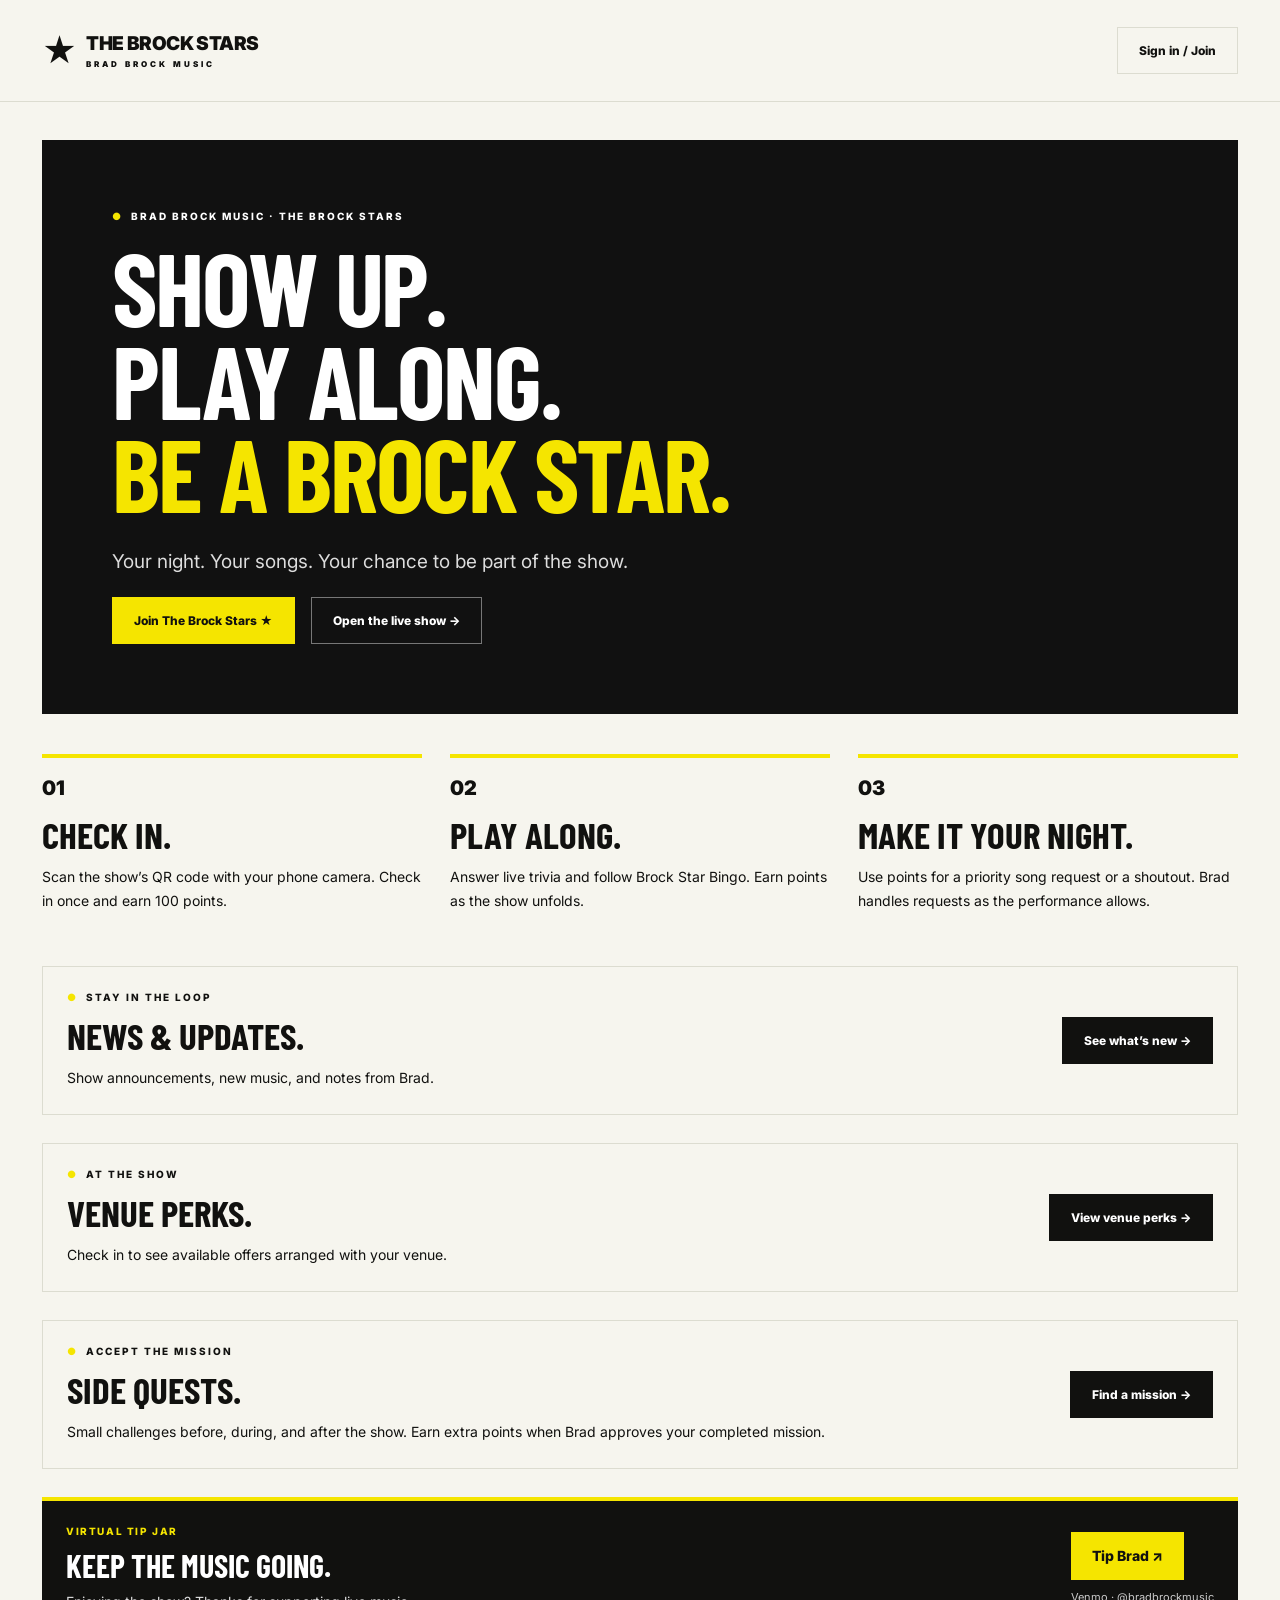
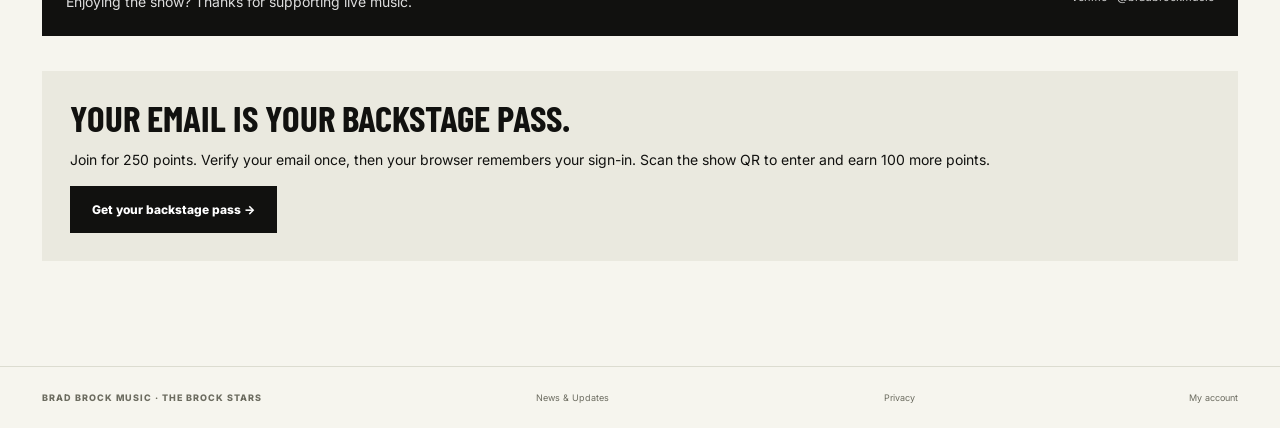
<file: index.html>
<!doctype html><html lang="en"><head><meta charset="utf-8"><meta name="viewport" content="width=device-width,initial-scale=1"><meta name="referrer" content="no-referrer"><meta name="theme-color" content="#f5e500"><title>Brad Brock Music · The Brock Stars</title><link rel="stylesheet" href="styles.css?v=launch-20261018"><link rel="stylesheet" href="launch.css?v=launch-20261018"><link rel="stylesheet" href="tip-jar.css?v=20261019"><link rel="stylesheet" href="news.css?v=20261019"></head><body><header><a class="brand" href="./"><span class="brand-icon">★</span><span>THE BROCK STARS<small>BRAD BROCK MUSIC</small></span></a><a class="button outline" href="accounts.html">Sign in / Join</a></header><main><section class="launch-hero"><span class="eyebrow">BRAD BROCK MUSIC · THE BROCK STARS</span><h1>SHOW UP.<br>PLAY ALONG.<br><em>BE A BROCK STAR.</em></h1><p>Your night. Your songs. Your chance to be part of the show.</p><div class="launch-actions"><a class="button" href="accounts.html">Join The Brock Stars ★</a><a class="button light-outline" href="live.html">Open the live show →</a></div></section><section class="launch-features"><article><span>01</span><h2>CHECK IN.</h2><p>Scan the show’s QR code with your phone camera. Check in once and earn 100 points.</p></article><article><span>02</span><h2>PLAY ALONG.</h2><p>Answer live trivia and follow Brock Star Bingo. Earn points as the show unfolds.</p></article><article><span>03</span><h2>MAKE IT YOUR NIGHT.</h2><p>Use points for a priority song request or a shoutout. Brad handles requests as the performance allows.</p></article></section><section class="news-home-link"><div><span class="eyebrow">STAY IN THE LOOP</span><h2>NEWS & UPDATES.</h2><p>Show announcements, new music, and notes from Brad.</p></div><a class="button dark" href="news.html">See what’s new →</a></section><section class="news-home-link"><div><span class="eyebrow">AT THE SHOW</span><h2>VENUE PERKS.</h2><p>Check in to see available offers arranged with your venue.</p></div><a class="button dark" href="perks.html">View venue perks →</a></section><section class="news-home-link"><div><span class="eyebrow">ACCEPT THE MISSION</span><h2>SIDE QUESTS.</h2><p>Small challenges before, during, and after the show. Earn extra points when Brad approves your completed mission.</p></div><a class="button dark" href="quests.html">Find a mission →</a></section><section id="tip-jar" class="tip-jar" aria-label="Virtual tip jar"><div><span class="tip-jar-label">VIRTUAL TIP JAR</span><h2>KEEP THE MUSIC GOING.</h2><p>Enjoying the show? Thanks for supporting live music.</p></div><div><a class="tip-jar-button" href="https://venmo.com/u/bradbrockmusic" target="_blank" rel="noopener noreferrer" aria-label="Tip Brad on Venmo (opens in a new tab)">Tip Brad ↗</a><small>Venmo · @bradbrockmusic</small></div></section><section class="launch-join"><h2>YOUR EMAIL IS YOUR BACKSTAGE PASS.</h2><p>Join for 250 points. Verify your email once, then your browser remembers your sign-in. Scan the show QR to enter and earn 100 more points.</p><a class="button dark" href="accounts.html">Get your backstage pass →</a></section></main><footer><span>BRAD BROCK MUSIC · THE BROCK STARS</span><a href="news.html">News & Updates</a><a href="privacy.html">Privacy</a><a href="accounts.html">My account</a></footer><script src="home.js?v=launch-20261018"></script></body></html>
</file>
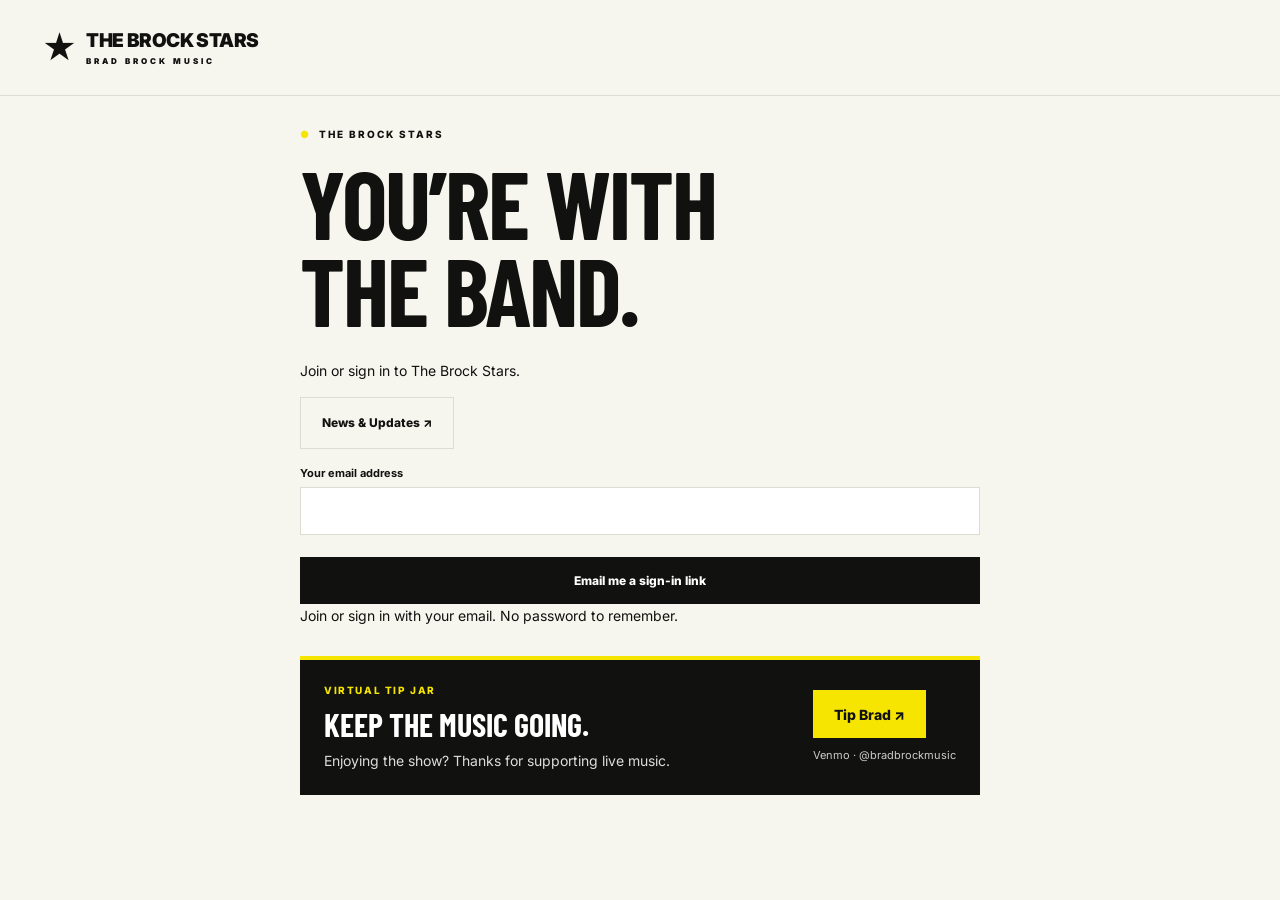
<file: accounts.html>
<!doctype html><html lang="en"><head><meta charset="utf-8"><meta name="viewport" content="width=device-width,initial-scale=1"><meta name="referrer" content="no-referrer"><meta name="theme-color" content="#f5e500"><title>Your Account · The Brock Stars</title><link rel="stylesheet" href="styles.css?v=launch-20261018"><style>#account-profile{margin-bottom:28px}#account-content .email-optin{display:flex;align-items:flex-start;gap:10px;margin:20px 0 0;font-size:12px;line-height:1.5}#account-content .email-optin input{width:18px;height:18px;flex:0 0 18px;margin:0;padding:0}</style><link rel="stylesheet" href="launch.css?v=launch-20261018"><link rel="stylesheet" href="tip-jar.css?v=20261019"><link rel="stylesheet" href="news.css?v=20261019"></head><body><header><a class="brand" href="./"><span class="brand-icon">★</span><span>THE BROCK STARS<small>BRAD BROCK MUSIC</small></span></a></header><main style="max-width:720px;margin:auto;padding:32px 20px"><span class="eyebrow">THE BROCK STARS</span><h1>YOU’RE WITH<br>THE BAND.</h1><p id="account-status" role="status">Connecting…</p><p><a class="button outline" href="news.html">News & Updates ↗</a></p><section id="account-content"></section><section id="tip-jar" class="tip-jar" aria-label="Virtual tip jar"><div><span class="tip-jar-label">VIRTUAL TIP JAR</span><h2>KEEP THE MUSIC GOING.</h2><p>Enjoying the show? Thanks for supporting live music.</p></div><div><a class="tip-jar-button" href="https://venmo.com/u/bradbrockmusic" target="_blank" rel="noopener noreferrer" aria-label="Tip Brad on Venmo (opens in a new tab)">Tip Brad ↗</a><small>Venmo · @bradbrockmusic</small></div></section></main><script src="backend-config.js?v=launch-20261018"></script><script src="account-api.js?v=onboarding-20261020"></script><script src="accounts.js?v=onboarding-20261020"></script></body></html>
</file>
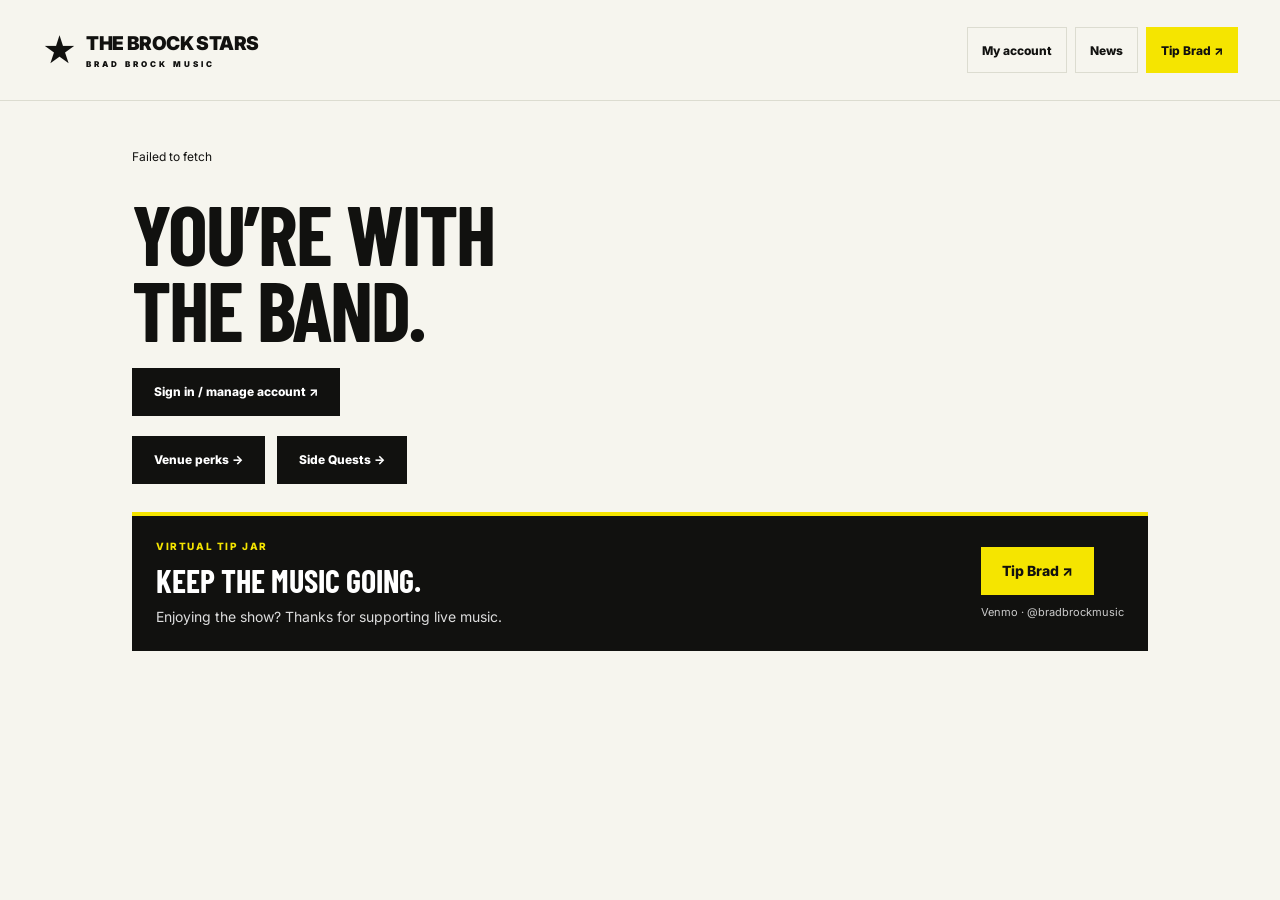
<file: live.html>
<!doctype html><html lang="en"><head><meta charset="utf-8"><meta name="viewport" content="width=device-width,initial-scale=1,viewport-fit=cover,interactive-widget=resizes-content"><meta name="referrer" content="no-referrer"><meta name="theme-color" content="#f5e500"><title>Live Show · The Brock Stars</title><link rel="stylesheet" href="styles.css?v=launch-20261018"><link rel="stylesheet" href="live.css?v=fan-requests-20261018"><link rel="stylesheet" href="tip-jar.css?v=20261019"><link rel="stylesheet" href="news.css?v=20261019"><link rel="stylesheet" href="perks.css?v=20261019"></head><body><header><a class="brand" href="live.html"><span class="brand-icon">★</span><span>THE BROCK STARS<small>BRAD BROCK MUSIC</small></span></a><nav class="fan-header-actions fan-header-news" aria-label="Your account and tip jar"><a class="button outline" href="accounts.html">My account</a><a class="button outline" href="news.html">News</a><a class="tip-jar-button" href="https://venmo.com/u/bradbrockmusic" target="_blank" rel="noopener noreferrer" aria-label="Tip Brad on Venmo (opens in a new tab)">Tip Brad ↗</a></nav></header><main class="live-app"><div id="live-connection" role="status">Connecting to the show…</div><div id="live-app"><h1>LET’S MAKE<br>SOME NOISE.</h1></div><div class="perk-toolbar"><a class="button dark" href="perks.html">Venue perks →</a><a class="button dark" href="quests.html">Side Quests →</a></div><section id="tip-jar" class="tip-jar" aria-label="Virtual tip jar"><div><span class="tip-jar-label">VIRTUAL TIP JAR</span><h2>KEEP THE MUSIC GOING.</h2><p>Enjoying the show? Thanks for supporting live music.</p></div><div><a class="tip-jar-button" href="https://venmo.com/u/bradbrockmusic" target="_blank" rel="noopener noreferrer" aria-label="Tip Brad on Venmo (opens in a new tab)">Tip Brad ↗</a><small>Venmo · @bradbrockmusic</small></div></section></main><div id="live-toast" role="status" aria-live="polite"></div><script src="backend-config.js?v=launch-20261018"></script><script src="account-api.js?v=onboarding-20261020"></script><script src="qr-generator.js?v=launch-20261018"></script><script src="live.js?v=onboarding-20261020"></script></body></html>
</file>
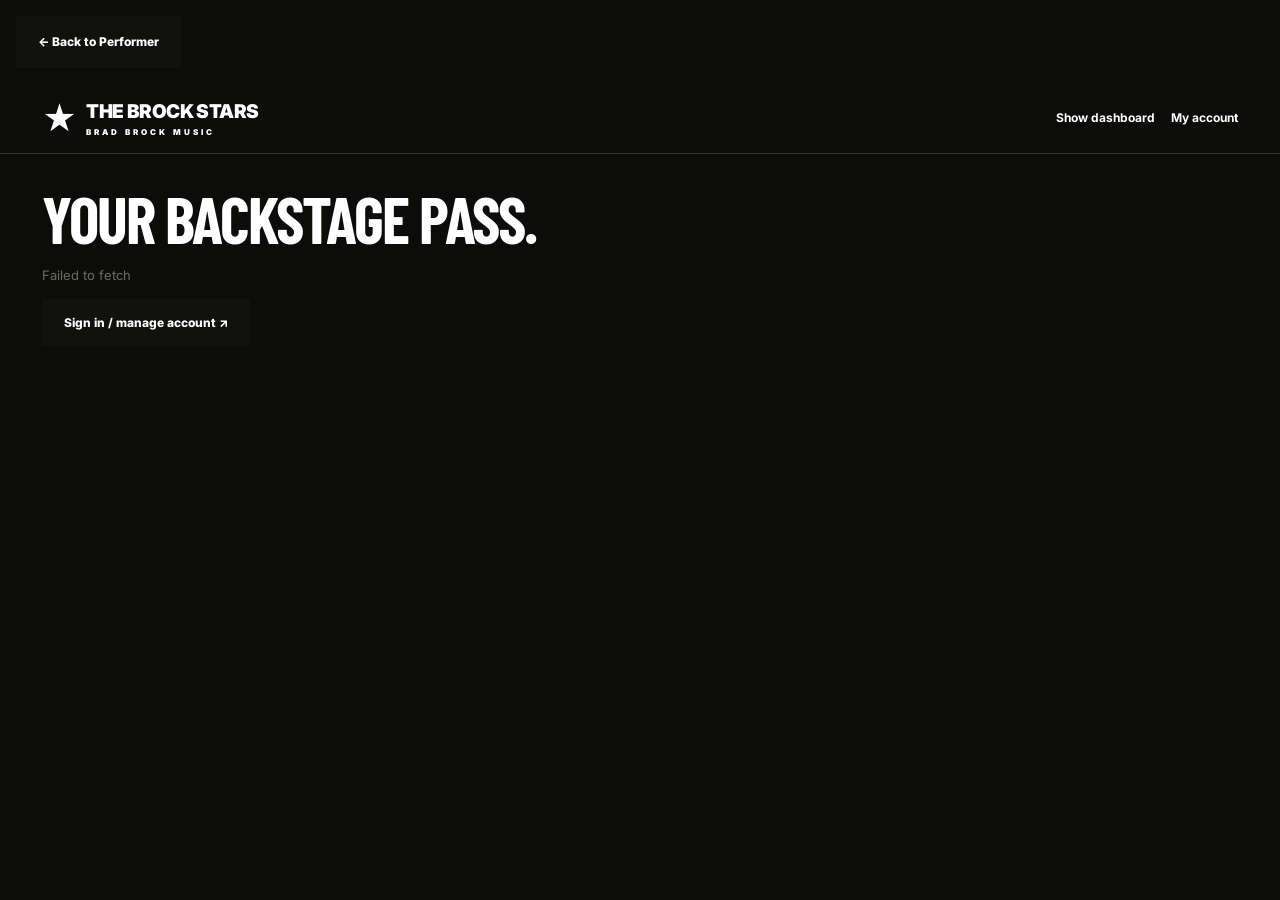
<file: music.html>
<!doctype html><html lang="en"><head><meta charset="utf-8"><meta name="viewport" content="width=device-width,initial-scale=1"><meta name="referrer" content="no-referrer"><meta name="theme-color" content="#f5e500"><title>Music Library · The Brock Stars</title><link rel="stylesheet" href="styles.css?v=launch-20261018"><link rel="stylesheet" href="launch.css?v=launch-20261018"><link rel="stylesheet" href="stage.css?v=launch-20261018"><link rel="stylesheet" href="planner.css?v=launch-20261018"></head><body class="stage-mode"><p style="margin:16px"><a class="button dark" href="performer.html">← Back to Performer</a></p><header><a class="brand" href="./"><span class="brand-icon">★</span><span>THE BROCK STARS<small>BRAD BROCK MUSIC</small></span></a><nav aria-label="Performer navigation"><a href="live.html">Show dashboard</a><a href="accounts.html">My account</a></nav></header><main id="app"><p role="status">Connecting to your saved music…</p></main><dialog id="modal" aria-label="Song tools"><button class="close" aria-label="Close dialog">×</button><div id="modal-content"></div></dialog><div id="toast" role="status" aria-live="polite"></div><script src="backend-config.js?v=launch-20261018"></script><script src="account-api.js?v=launch-20261018"></script><script src="performer-runtime.js?v=launch-20261018"></script><script src="planner.js?v=launch-20261018"></script><script src="cloud-music.js?v=launch-20261018"></script></body></html>
</file>
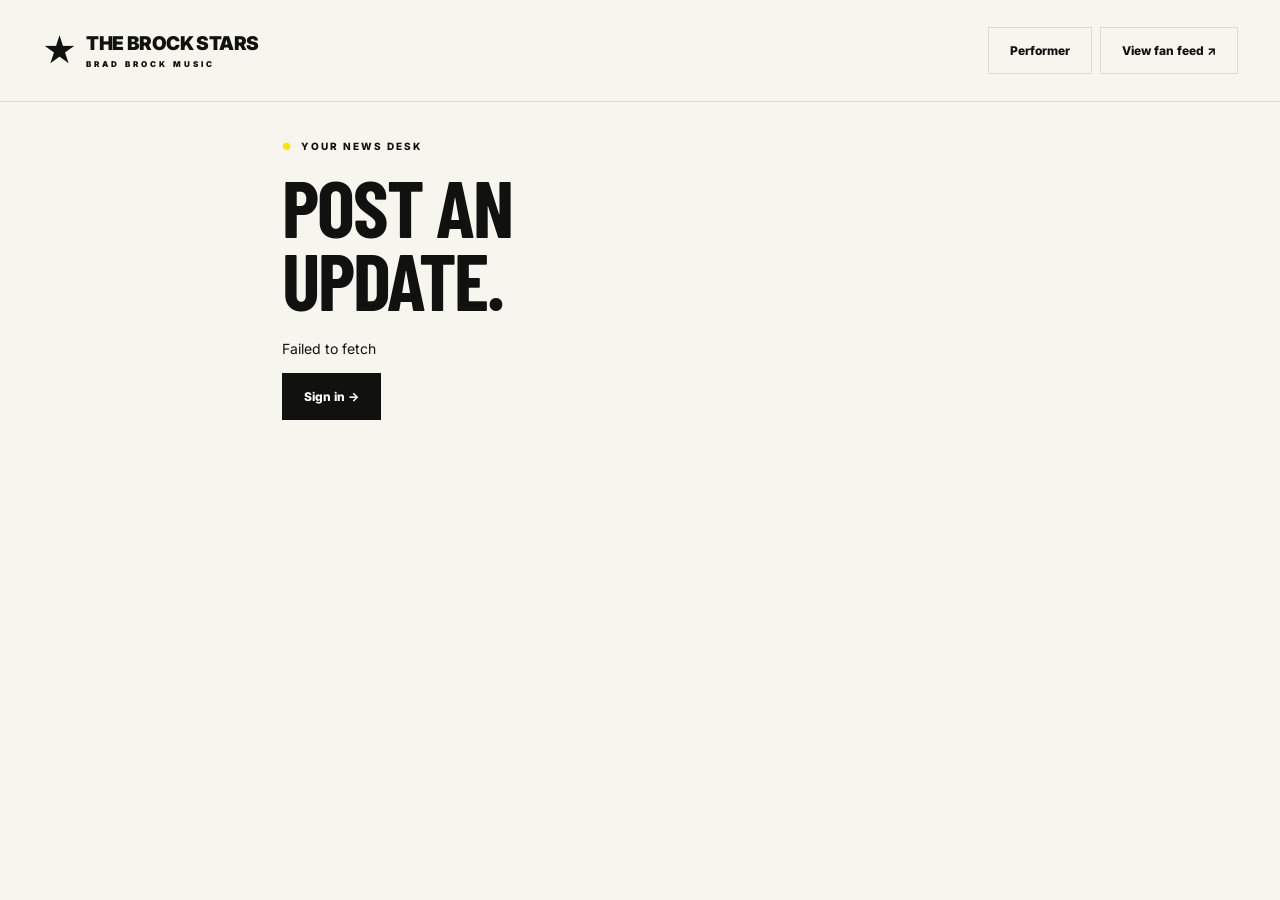
<file: news-admin.html>
<!doctype html><html lang="en"><head><meta charset="utf-8"><meta name="viewport" content="width=device-width,initial-scale=1,viewport-fit=cover"><meta name="referrer" content="no-referrer"><meta name="theme-color" content="#f5e500"><title>Manage News · The Brock Stars</title><link rel="stylesheet" href="styles.css?v=launch-20261018"><link rel="stylesheet" href="launch.css?v=launch-20261018"><link rel="stylesheet" href="news.css?v=20261019"></head><body data-news-admin><header><a class="brand" href="./"><span class="brand-icon">★</span><span>THE BROCK STARS<small>BRAD BROCK MUSIC</small></span></a><nav class="news-navigation"><a class="button outline" href="performer.html">Performer</a><a class="button outline" href="news.html">View fan feed ↗</a></nav></header><main class="news-page"><span class="eyebrow">YOUR NEWS DESK</span><h1>POST AN<br>UPDATE.</h1><p id="news-status" role="status">Checking your owner account…</p><section id="news-admin" hidden><form id="news-editor"><div class="news-editor-top"><strong id="news-edit-label">NEW UPDATE</strong><button class="button outline" type="button" id="news-new">+ New update</button></div><label for="news-title">Title</label><input id="news-title" required maxlength="120" placeholder="What’s happening?"><label for="news-body">Your update</label><textarea id="news-body" required maxlength="6000" rows="7" placeholder="Write your update here…"></textarea><label for="news-link">Link <span>(optional)</span></label><input id="news-link" type="url" maxlength="2048" placeholder="https://…"><p class="news-editor-note" id="news-save-note">Drafts stay private. Published updates are public in the News feed.</p><div class="news-editor-actions"><button class="button outline" type="button" id="news-save-draft">Save draft</button><button class="button dark" type="submit" id="news-publish">Publish update</button></div></form><div class="news-section-title"><h2>YOUR UPDATES.</h2><button class="button outline" id="news-refresh">Refresh list</button></div><section id="news-feed" aria-label="Your news posts"></section><button class="button outline" id="news-more" hidden>Older updates ↓</button></section></main><div id="news-toast" role="status" aria-live="polite"></div><script src="backend-config.js?v=20261019"></script><script src="account-api.js?v=20261019"></script><script src="news.js?v=20261019"></script></body></html>
</file>
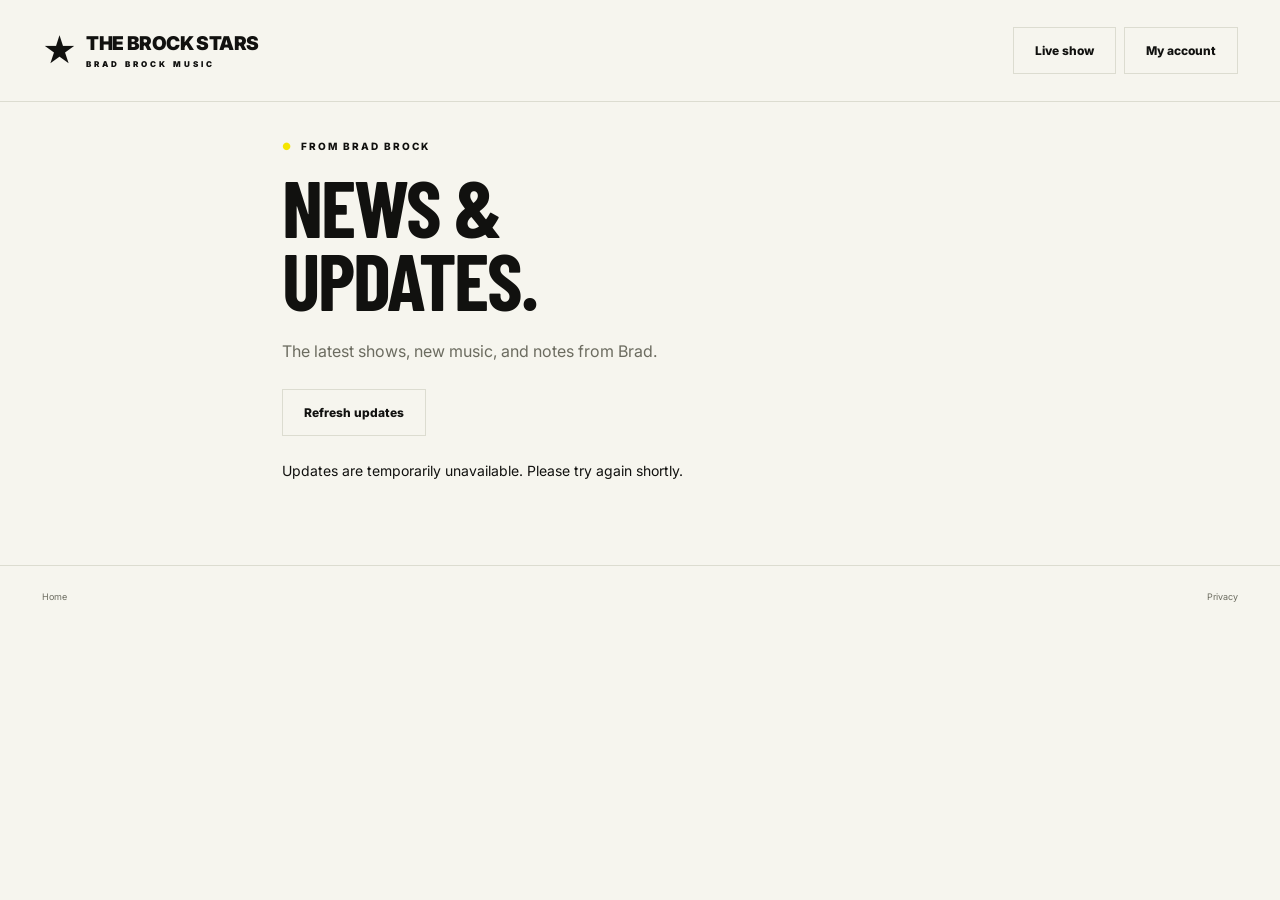
<file: news.html>
<!doctype html><html lang="en"><head><meta charset="utf-8"><meta name="viewport" content="width=device-width,initial-scale=1,viewport-fit=cover"><meta name="referrer" content="no-referrer"><meta name="theme-color" content="#f5e500"><title>News & Updates · The Brock Stars</title><link rel="stylesheet" href="styles.css?v=launch-20261018"><link rel="stylesheet" href="launch.css?v=launch-20261018"><link rel="stylesheet" href="news.css?v=20261019"></head><body><header><a class="brand" href="./"><span class="brand-icon">★</span><span>THE BROCK STARS<small>BRAD BROCK MUSIC</small></span></a><nav class="news-navigation"><a class="button outline" href="live.html">Live show</a><a class="button outline" href="accounts.html">My account</a></nav></header><main class="news-page"><span class="eyebrow">FROM BRAD BROCK</span><h1>NEWS &<br>UPDATES.</h1><p class="news-intro">The latest shows, new music, and notes from Brad.</p><div class="news-toolbar"><button class="button outline" id="news-refresh">Refresh updates</button><a class="button dark" id="news-owner-link" href="news-admin.html" hidden>Write an update ↗</a></div><p id="news-status" role="status">Loading updates…</p><section id="news-feed" aria-label="Published news"></section><button class="button outline" id="news-more" hidden>Older updates ↓</button></main><footer><a href="./">Home</a><a href="privacy.html">Privacy</a></footer><script src="backend-config.js?v=20261019"></script><script src="account-api.js?v=20261019"></script><script src="news.js?v=20261019"></script></body></html>
</file>
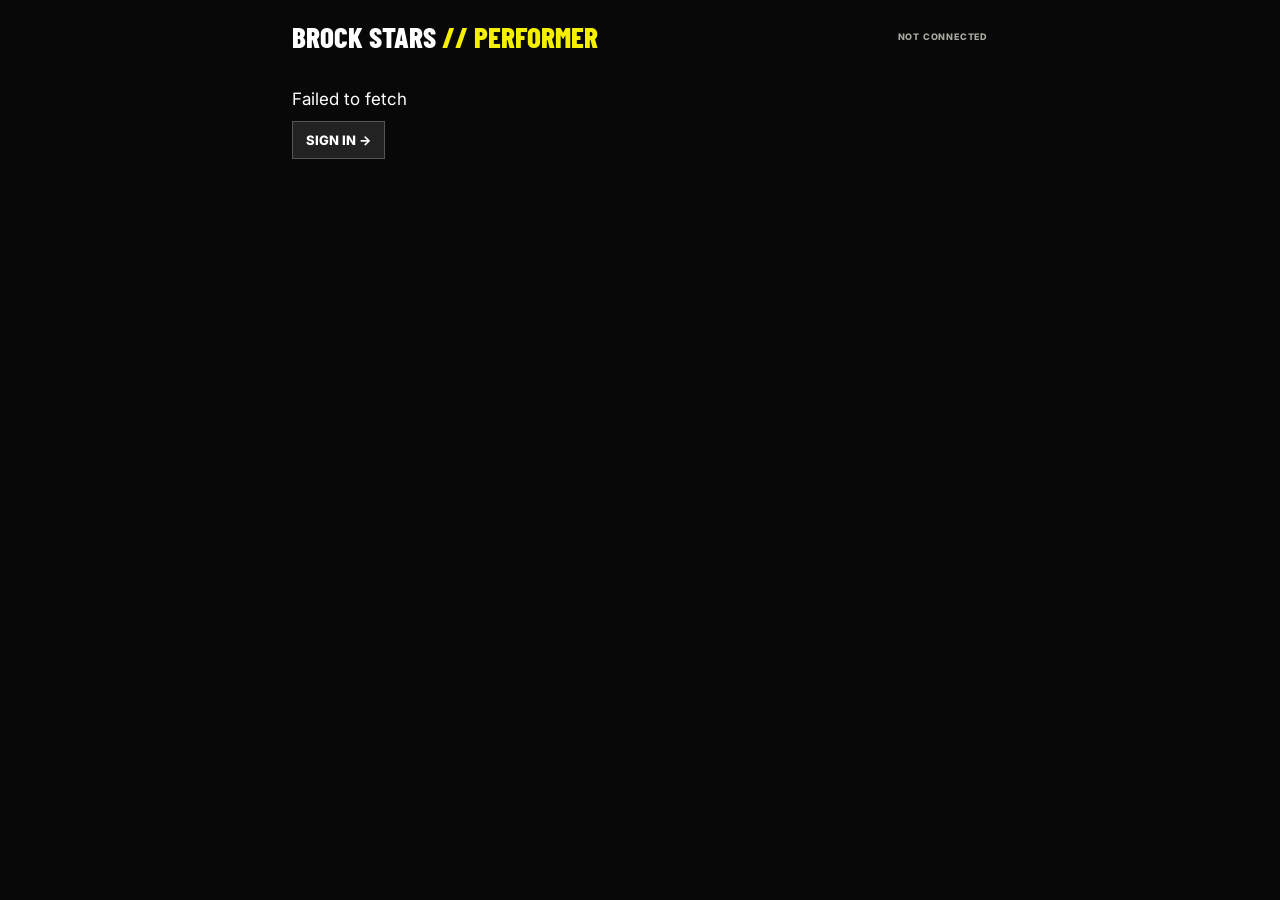
<file: performer.html>
<!doctype html><html lang="en"><head><meta charset="utf-8"><meta name="viewport" content="width=device-width,initial-scale=1,viewport-fit=cover"><meta name="referrer" content="no-referrer"><meta name="theme-color" content="#080808"><title>Performer · The Brock Stars</title><link rel="stylesheet" href="performer-console.css?v=quests-20261019"></head><body><header class="console-head"><a href="performer.html">BROCK STARS <span>// PERFORMER</span></a><div id="console-status" role="status">CONNECTING…</div></header><main id="console-app"><p class="connecting">Connecting to your show…</p></main><dialog id="console-dialog" aria-label="Performer tools"><div id="console-dialog-content"></div><button class="dialog-close" data-console="close">CLOSE ×</button></dialog><div id="console-toast" role="status" aria-live="polite"></div><script src="backend-config.js?v=grid-20261018"></script><script src="account-api.js?v=grid-20261018"></script><script src="qr-generator.js?v=grid-20261018"></script><script src="performer-console.js?v=quests-20261019"></script></body></html>
</file>
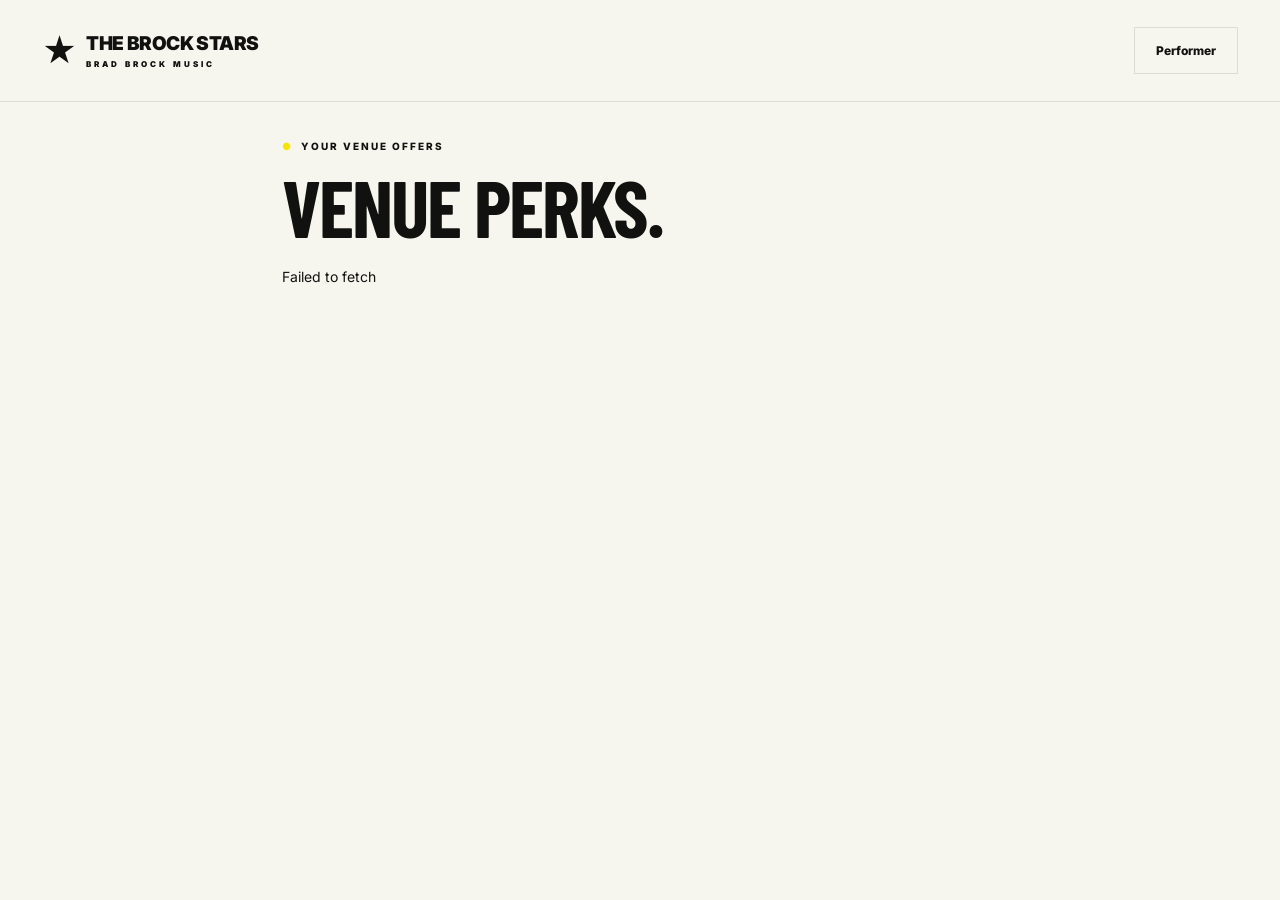
<file: perks-admin.html>
<!doctype html><html lang="en"><head><meta charset="utf-8"><meta name="viewport" content="width=device-width,initial-scale=1,viewport-fit=cover"><meta name="theme-color" content="#f5e500"><title>Manage Perks · The Brock Stars</title><link rel="stylesheet" href="styles.css?v=launch-20261018"><link rel="stylesheet" href="launch.css?v=launch-20261018"><link rel="stylesheet" href="news.css?v=20261019"><link rel="stylesheet" href="perks.css?v=20261019"></head><body data-perks-admin><header><a class="brand" href="./"><span class="brand-icon">★</span><span>THE BROCK STARS<small>BRAD BROCK MUSIC</small></span></a><a class="button outline" href="performer.html">Performer</a></header><main class="news-page"><span class="eyebrow">YOUR VENUE OFFERS</span><h1>VENUE PERKS.</h1><p id="perk-status" role="status">Loading…</p><section id="perk-admin" hidden><form id="perk-editor"><div class="perk-toolbar"><strong id="perk-label">NEW OFFER</strong><button type="button" class="button outline" id="perk-new">+ New offer</button></div><label for="perk-title">Offer title</label><input id="perk-title" required maxlength="100"><label for="perk-venue">Venue name</label><input id="perk-venue" required maxlength="120"><p class="news-editor-note">Use the same venue name as your show. Only checked-in fans at that venue can use this offer.</p><label for="perk-offer">What fans receive</label><textarea id="perk-offer" required maxlength="1200" rows="4"></textarea><label for="perk-terms">Terms / instructions for staff</label><textarea id="perk-terms" maxlength="1200" rows="3"></textarea><label for="perk-start">Available from (your local time)</label><input id="perk-start" type="datetime-local" required><label for="perk-end">Available until (your local time)</label><input id="perk-end" type="datetime-local" required><p class="news-editor-note">No points required. One use per member per offer at each show. Only activate offers you have arranged with the venue. Saving inactive also pauses an existing offer.</p><div class="news-editor-actions"><button type="button" class="button outline" id="perk-save">Save inactive</button><button class="button dark" type="submit">Save & activate</button></div></form><div class="perk-toolbar"><h2>YOUR OFFERS.</h2><button class="button outline" id="perk-refresh">Refresh list</button></div><section id="perk-feed"></section><button class="button outline" id="perk-more" hidden>Older offers ↓</button></section></main><dialog id="perk-dialog" aria-label="Use venue perk"><div id="perk-dialog-content"></div><button class="button outline" id="perk-close">Close</button></dialog><script src="backend-config.js?v=20261019"></script><script src="account-api.js?v=20261019"></script><script src="perks.js?v=20261019"></script></body></html>
</file>
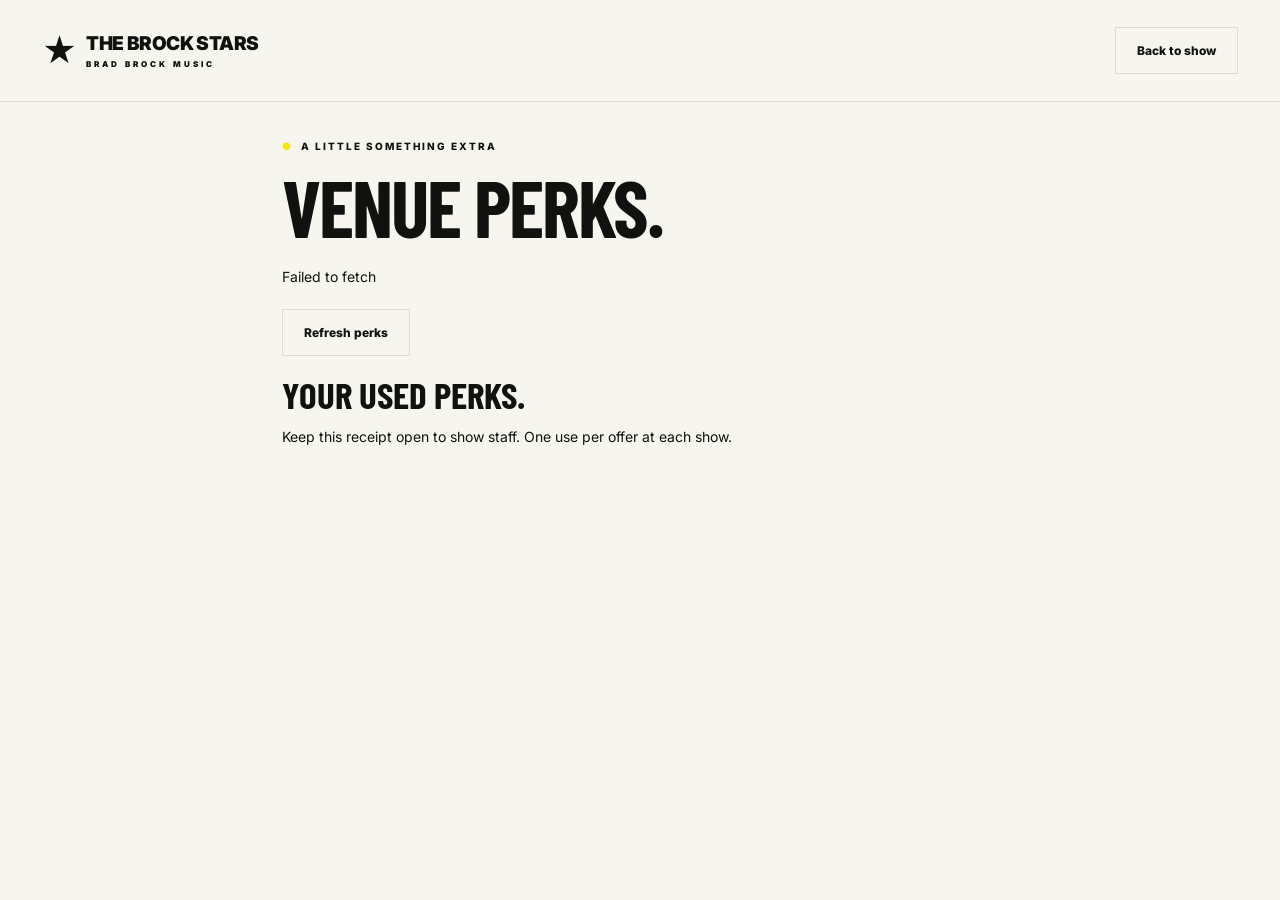
<file: perks.html>
<!doctype html><html lang="en"><head><meta charset="utf-8"><meta name="viewport" content="width=device-width,initial-scale=1,viewport-fit=cover"><meta name="theme-color" content="#f5e500"><title>Venue Perks · The Brock Stars</title><link rel="stylesheet" href="styles.css?v=launch-20261018"><link rel="stylesheet" href="launch.css?v=launch-20261018"><link rel="stylesheet" href="news.css?v=20261019"><link rel="stylesheet" href="perks.css?v=20261019"></head><body ><header><a class="brand" href="./"><span class="brand-icon">★</span><span>THE BROCK STARS<small>BRAD BROCK MUSIC</small></span></a><a class="button outline" href="live.html">Back to show</a></header><main class="news-page"><span class="eyebrow">A LITTLE SOMETHING EXTRA</span><h1>VENUE PERKS.</h1><p id="perk-status" role="status">Loading…</p><div class="perk-toolbar"><button class="button outline" id="perk-refresh">Refresh perks</button><a id="perk-owner" class="button dark" href="perks-admin.html" hidden>Manage offers</a></div><section id="perk-feed" aria-label="Available venue perks"></section><h2>YOUR USED PERKS.</h2><p>Keep this receipt open to show staff. One use per offer at each show.</p><section id="perk-history" aria-label="Your perk receipts"></section></main><dialog id="perk-dialog" aria-label="Use venue perk"><div id="perk-dialog-content"></div><button class="button outline" id="perk-close">Close</button></dialog><script src="backend-config.js?v=20261019"></script><script src="account-api.js?v=20261019"></script><script src="perks.js?v=20261019"></script></body></html>
</file>
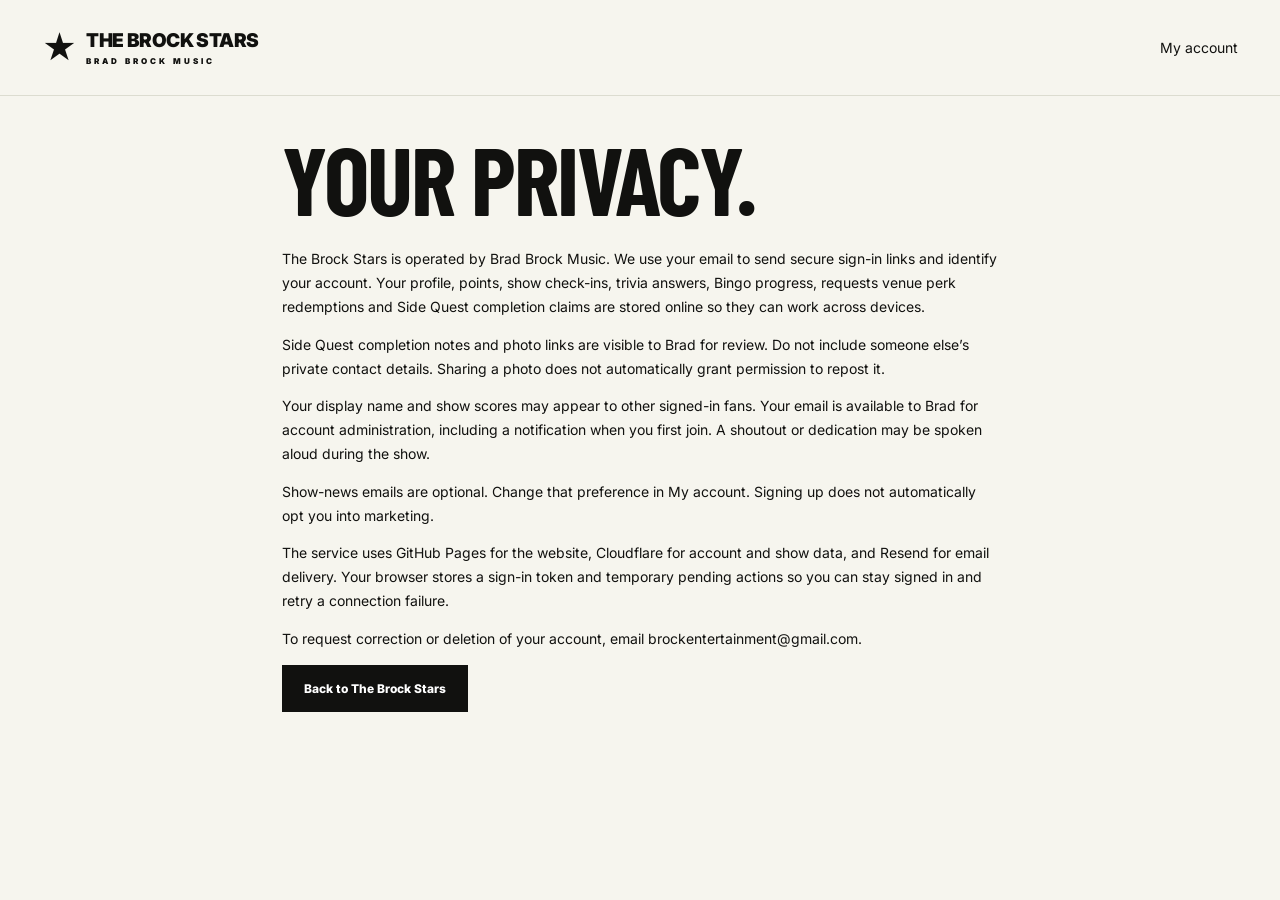
<file: privacy.html>
<!doctype html><html lang="en"><head><meta charset="utf-8"><meta name="viewport" content="width=device-width,initial-scale=1"><meta name="referrer" content="no-referrer"><meta name="theme-color" content="#f5e500"><title>Privacy · The Brock Stars</title><link rel="stylesheet" href="styles.css?v=launch-20261018"><link rel="stylesheet" href="launch.css?v=launch-20261018"></head><body><header><a class="brand" href="./"><span class="brand-icon">★</span><span>THE BROCK STARS<small>BRAD BROCK MUSIC</small></span></a><a href="accounts.html">My account</a></header><main style="max-width:800px"><h1>YOUR PRIVACY.</h1><p>The Brock Stars is operated by Brad Brock Music. We use your email to send secure sign-in links and identify your account. Your profile, points, show check-ins, trivia answers, Bingo progress, requests venue perk redemptions and Side Quest completion claims are stored online so they can work across devices.</p><p>Side Quest completion notes and photo links are visible to Brad for review. Do not include someone else’s private contact details. Sharing a photo does not automatically grant permission to repost it.</p><p>Your display name and show scores may appear to other signed-in fans. Your email is available to Brad for account administration, including a notification when you first join. A shoutout or dedication may be spoken aloud during the show.</p><p>Show-news emails are optional. Change that preference in My account. Signing up does not automatically opt you into marketing.</p><p>The service uses GitHub Pages for the website, Cloudflare for account and show data, and Resend for email delivery. Your browser stores a sign-in token and temporary pending actions so you can stay signed in and retry a connection failure.</p><p>To request correction or deletion of your account, email <a href="mailto:brockentertainment@gmail.com">brockentertainment@gmail.com</a>.</p><a class="button dark" href="./">Back to The Brock Stars</a></main></body></html>
</file>
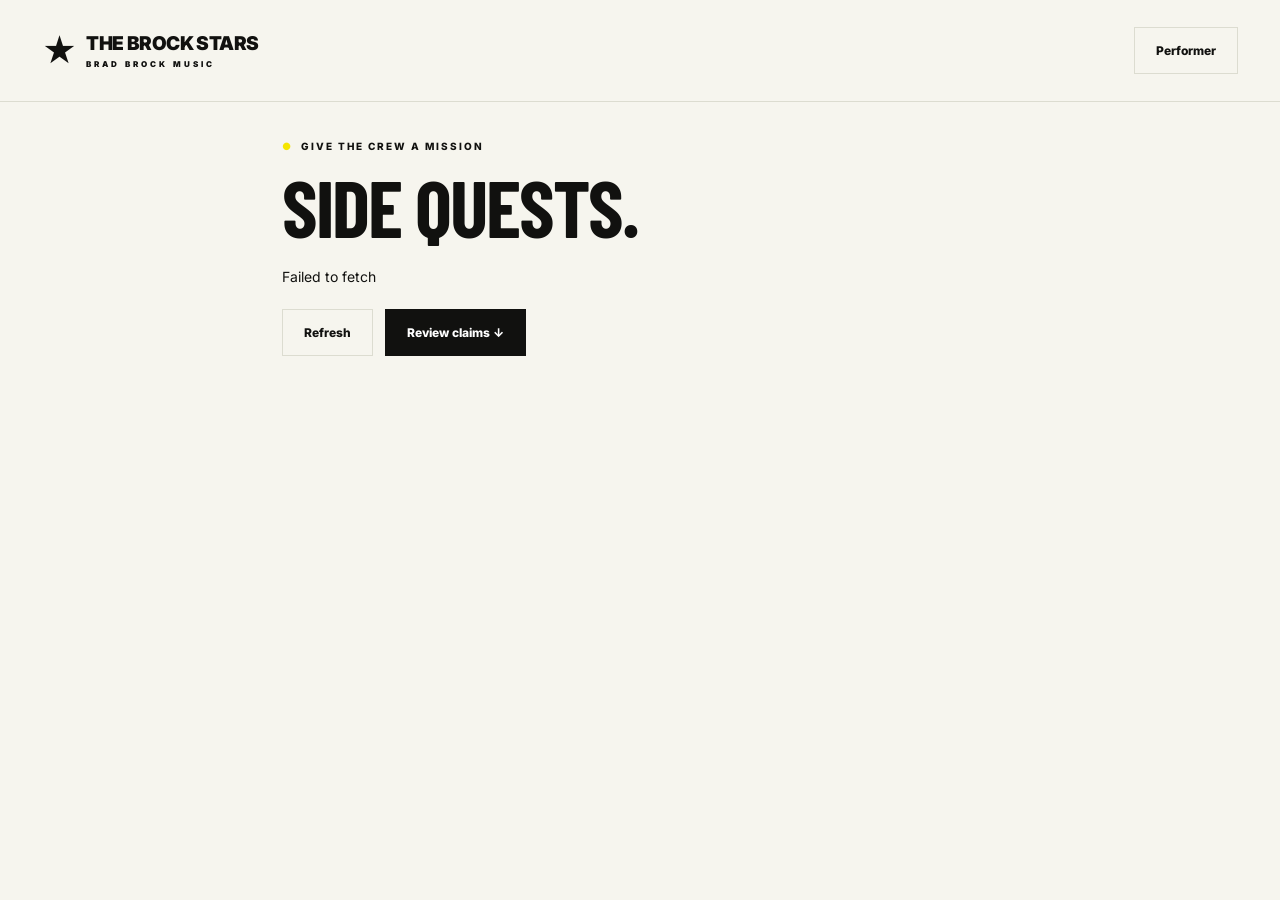
<file: quests-admin.html>
<!doctype html><html lang="en"><head><meta charset="utf-8"><meta name="viewport" content="width=device-width,initial-scale=1,viewport-fit=cover"><meta name="theme-color" content="#f5e500"><meta name="referrer" content="no-referrer"><title>Manage Side Quests · The Brock Stars</title><link rel="stylesheet" href="styles.css?v=launch-20261018"><link rel="stylesheet" href="launch.css?v=launch-20261018"><link rel="stylesheet" href="news.css?v=20261019"><link rel="stylesheet" href="perks.css?v=20261019"><link rel="stylesheet" href="quests.css?v=20261019"></head><body data-quests-admin><header><a class="brand" href="./"><span class="brand-icon">★</span><span>THE BROCK STARS<small>BRAD BROCK MUSIC</small></span></a><a class="button outline" href="performer.html">Performer</a></header><main class="news-page"><span class="eyebrow">GIVE THE CREW A MISSION</span><h1>SIDE QUESTS.</h1><p id="quest-status" role="status">Loading…</p><div class="perk-toolbar"><button class="button outline" id="quest-refresh">Refresh</button><a class="button dark" href="#quest-review">Review claims ↓</a></div><section id="quest-admin" hidden><section id="quest-review"><h2>CLAIMS TO REVIEW.</h2><p id="quest-count"></p><div id="quest-pending"></div></section><form id="quest-editor"><div class="perk-toolbar"><strong id="quest-label">NEW QUEST</strong><button class="button outline" type="button" id="quest-new">+ New quest</button></div><p class="perk-meta">Start blank, or use a prompt. Nothing goes live until you activate it.</p><div class="quest-template-grid"><button class="button outline" type="button" data-template="shades">Yellow shades</button><button class="button outline" type="button" data-template="friend">Bring a friend</button><button class="button outline" type="button" data-template="photo">Show photo</button></div><label for="quest-title">Quest title</label><input id="quest-title" required maxlength="100"><label for="quest-instructions">What fans should do</label><textarea id="quest-instructions" required maxlength="2000" rows="5"></textarea><label for="quest-points">Points after approval</label><input id="quest-points" type="number" min="1" max="10000" step="1" value="100" required><label for="quest-start">Available from (your local time)</label><input id="quest-start" type="datetime-local" required><label for="quest-end">Available until (your local time)</label><input id="quest-end" type="datetime-local" required><p class="perk-meta">Each member can claim this quest once. Create a new quest to run it again at a later show. Saving inactive pauses an existing quest. Submitted claims keep their original instructions and reward.</p><div class="news-editor-actions"><button class="button outline" type="button" id="quest-save">Save inactive</button><button class="button dark" type="submit">Save & activate</button></div></form><h2>YOUR QUESTS.</h2><section id="quest-feed"></section><h2>RECENT REVIEWS.</h2><section id="quest-history"></section></section></main><dialog id="quest-dialog" aria-label="Complete side quest"><div id="quest-dialog-content"></div><button class="button outline" id="quest-close">Close</button></dialog><script src="backend-config.js?v=20261019"></script><script src="account-api.js?v=20261019"></script><script src="quests.js?v=20261019"></script></body></html>
</file>
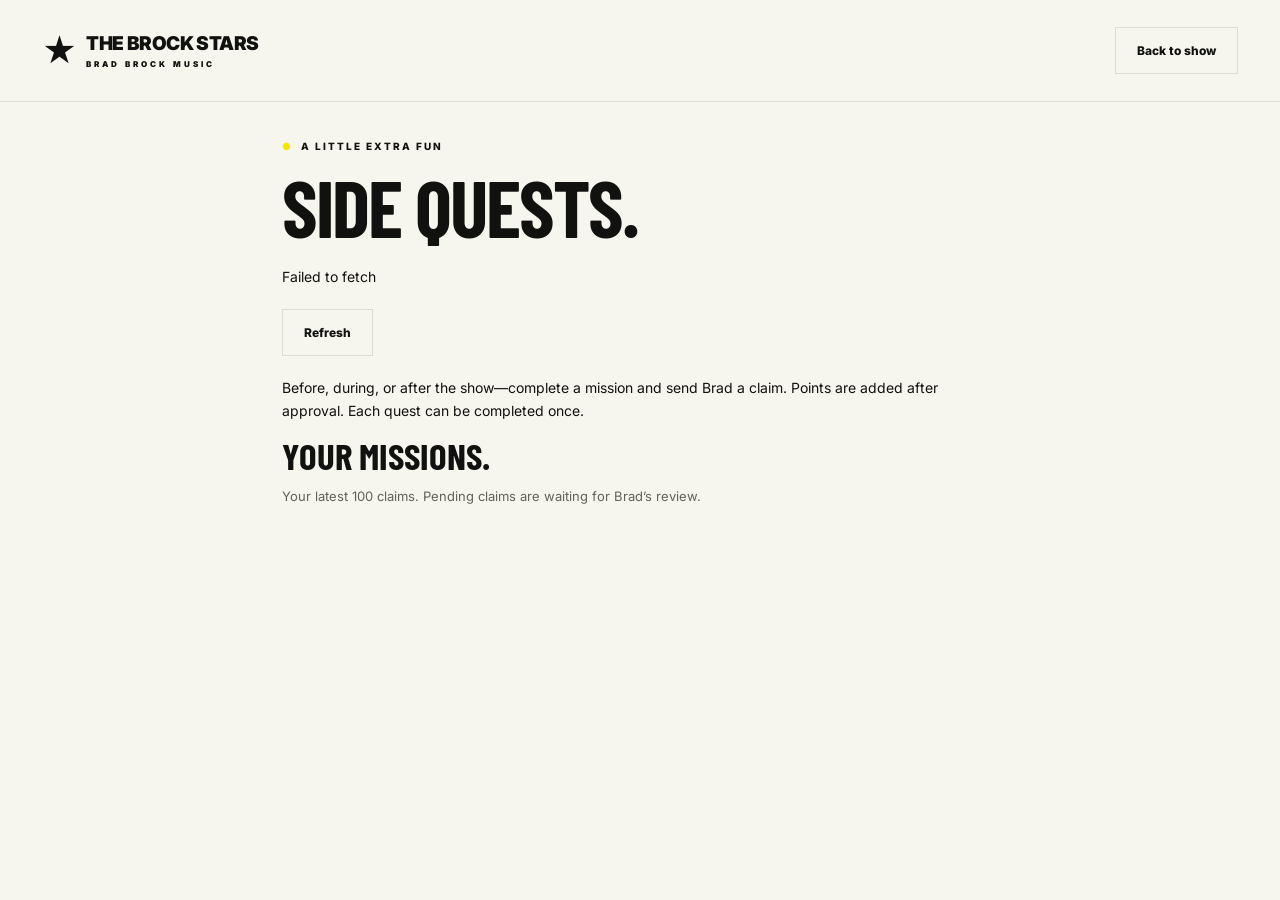
<file: quests.html>
<!doctype html><html lang="en"><head><meta charset="utf-8"><meta name="viewport" content="width=device-width,initial-scale=1,viewport-fit=cover"><meta name="theme-color" content="#f5e500"><meta name="referrer" content="no-referrer"><title>Side Quests · The Brock Stars</title><link rel="stylesheet" href="styles.css?v=launch-20261018"><link rel="stylesheet" href="launch.css?v=launch-20261018"><link rel="stylesheet" href="news.css?v=20261019"><link rel="stylesheet" href="perks.css?v=20261019"><link rel="stylesheet" href="quests.css?v=20261019"></head><body ><header><a class="brand" href="./"><span class="brand-icon">★</span><span>THE BROCK STARS<small>BRAD BROCK MUSIC</small></span></a><a class="button outline" href="live.html">Back to show</a></header><main class="news-page"><span class="eyebrow">A LITTLE EXTRA FUN</span><h1>SIDE QUESTS.</h1><p id="quest-status" role="status">Loading…</p><div class="perk-toolbar"><button class="button outline" id="quest-refresh">Refresh</button><a class="button dark" id="quest-owner" href="quests-admin.html" hidden>Manage quests</a></div><p>Before, during, or after the show—complete a mission and send Brad a claim. Points are added after approval. Each quest can be completed once.</p><section id="quest-feed" aria-label="Available side quests"></section><h2>YOUR MISSIONS.</h2><p class="perk-meta">Your latest 100 claims. Pending claims are waiting for Brad’s review.</p><section id="quest-history" aria-label="Your quest claims"></section></main><dialog id="quest-dialog" aria-label="Complete side quest"><div id="quest-dialog-content"></div><button class="button outline" id="quest-close">Close</button></dialog><script src="backend-config.js?v=20261019"></script><script src="account-api.js?v=20261019"></script><script src="quests.js?v=20261019"></script></body></html>
</file>
<file: styles.css>
@import url('https://fonts.googleapis.com/css2?family=Barlow+Condensed:wght@600;700;800;900&family=Inter:wght@400;500;600;700;800&display=swap');
:root{--yellow:#f5e500;--ink:#11110f;--muted:#6c6c60;--paper:#f6f5ee;--line:#dcdcd0}*{box-sizing:border-box}body{margin:0;background:var(--paper);color:var(--ink);font-family:Inter,Arial,sans-serif;font-size:14px}button,input,select{font:inherit}button,a{-webkit-tap-highlight-color:transparent}a{color:inherit;text-decoration:none}button{cursor:pointer}button:disabled{cursor:default;opacity:.5}a:focus-visible,button:focus-visible,input:focus-visible,select:focus-visible{outline:3px solid #a57b00;outline-offset:4px}header{max-width:1280px;margin:auto;display:flex;align-items:center;justify-content:space-between;gap:25px;padding:27px 42px;border-bottom:1px solid var(--line)}.brand{display:flex;align-items:center;gap:10px;font-weight:900;letter-spacing:-.6px;font-size:19px}.brand-icon{font-size:34px}.brand small{display:block;font-size:8px;letter-spacing:3px;margin-top:4px}nav{display:flex;gap:30px;font-size:12px;font-weight:700}nav a{padding:9px 0;border-bottom:2px solid transparent}nav a.active{border-color:var(--ink)}.admin-link{border:1px solid var(--line);padding:10px 14px;font-size:11px;font-weight:700}main{max-width:1280px;margin:auto;padding:38px 42px 70px}.eyebrow{font-size:10px;font-weight:800;letter-spacing:2px;text-transform:uppercase;display:block;margin-bottom:18px}.eyebrow:before{content:'●';color:var(--yellow);margin-right:8px}h1,h2,h3,p{margin-top:0}h1,h2,h3,.display{font-family:'Barlow Condensed','Arial Narrow',Impact,sans-serif;text-transform:uppercase}h1{font-size:clamp(58px,7.5vw,110px);line-height:.91;letter-spacing:-2px;margin-bottom:26px}h2{font-size:37px;line-height:1;margin-bottom:12px}h3{font-size:25px;margin-bottom:10px}p{line-height:1.7}.muted{color:var(--muted)}.hero{display:grid;grid-template-columns:1.08fr 1fr;background:var(--ink);color:white;min-height:480px;overflow:hidden}.hero-copy{padding:48px 45px;min-width:0}.hero h1 em{font-style:normal;color:var(--yellow)}.hero p{color:#bdbdb2;max-width:330px;font-size:13px}.button{display:inline-flex;align-items:center;justify-content:center;gap:28px;background:var(--yellow);border:1px solid var(--yellow);color:var(--ink);padding:15px 21px;font-weight:800;font-size:12px}.button.dark{background:var(--ink);color:white;border-color:var(--ink)}.button.outline{background:transparent;border-color:var(--line);color:var(--ink)}.hero .secondary{display:inline-block;margin-left:18px;font-size:11px;border-bottom:1px solid #666;padding-bottom:5px}.hero-art{position:relative;display:flex;align-items:center;justify-content:center;background:radial-gradient(ellipse at 80% 10%,#383628,transparent 65%),repeating-linear-gradient(115deg,transparent 0 80px,#ffffff04 81px 83px);padding:30px;overflow:hidden}.orbit{position:absolute;width:400px;height:400px;border:1px solid #ffffff15;border-radius:50%;transform:rotate(-20deg)}.orbit:after{content:'';position:absolute;inset:35px;border:1px solid #ffffff10;border-radius:50%}.pass{background:var(--yellow);color:var(--ink);width:290px;min-height:350px;padding:25px;border-radius:12px;transform:rotate(8deg);box-shadow:18px 24px 0 #0005;position:relative}.pass:before{content:'';position:absolute;background:var(--ink);width:65px;height:8px;border-radius:8px;top:13px;left:112px}.pass-top{display:flex;justify-content:space-between;font-size:9px;letter-spacing:1px;font-weight:800;margin:15px 0 25px}.pass .display{font-size:50px;line-height:.9;font-weight:900}.pass-star{font-size:65px;position:absolute;right:24px;top:75px}.pass-bottom{border-top:1px solid #1115;padding-top:18px;margin-top:32px;display:flex;justify-content:space-between;align-items:center;font-size:10px}.barcode{height:36px;width:100px;background:repeating-linear-gradient(90deg,#111 0 2px,transparent 2px 4px,#111 4px 5px,transparent 5px 8px)}.art-note{position:absolute;bottom:26px;right:24px;font-size:9px;letter-spacing:2px;color:#aaa}.strip{display:grid;grid-template-columns:repeat(3,1fr);border:1px solid var(--line);border-top:0;margin-bottom:42px}.strip div{padding:23px 27px;border-right:1px solid var(--line);display:flex;align-items:center;gap:16px}.strip div:last-child{border:0}.strip b{font-size:24px}.strip strong{display:block;font-size:11px;margin-bottom:4px}.strip small{font-size:10px;color:var(--muted)}.section-head{display:flex;align-items:end;justify-content:space-between;margin:32px 0 20px;gap:18px}.section-head p{margin:0;font-size:12px}.section-head a{font-size:11px;font-weight:700;border-bottom:1px solid}.grid{display:grid;grid-template-columns:repeat(3,1fr);gap:18px}.card{border:1px solid var(--line);padding:25px;background:#fffdf8}.show{display:flex;align-items:center;gap:22px;border-bottom:1px solid var(--line);padding:23px 0}.date{background:var(--yellow);min-width:66px;padding:12px;text-align:center}.date small{font-size:9px;font-weight:800;letter-spacing:1px;display:block}.date b{font-family:'Barlow Condensed',Impact,sans-serif;font-size:32px}.show-info{flex:1}.show h3{margin:0 0 5px}.show p{font-size:11px;margin:0;color:var(--muted)}.tag{display:inline-block;border:1px solid var(--line);padding:6px 8px;font-size:9px;font-weight:800;letter-spacing:.5px}.points{color:#767000;font-size:11px;font-weight:800}.page-intro{margin:12px 0 34px}.page-intro h1{font-size:64px;margin-bottom:15px}.page-intro p{max-width:650px;color:var(--muted);font-size:13px}.profile-layout{display:grid;grid-template-columns:1fr 2fr;gap:24px}.member-card{background:var(--ink);color:white;padding:30px}.avatar{width:70px;height:70px;background:var(--yellow);color:var(--ink);display:grid;place-items:center;font-weight:900;font-size:22px;border-radius:50%;margin-bottom:22px}.member-card .muted{color:#aaa}.number{font-family:'Barlow Condensed',Impact,sans-serif;font-size:68px;font-weight:800;line-height:1}.member-card .number{color:var(--yellow)}.progress{background:#444;height:6px;margin:15px 0 10px}.progress span{display:block;background:var(--yellow);height:6px}.stats{display:grid;grid-template-columns:repeat(3,1fr);gap:15px;margin-bottom:24px}.stats .card{padding:20px}.stats .number{font-size:44px}.stats small{display:block;color:var(--muted);font-size:10px;margin-bottom:8px}.achievement{display:flex;align-items:center;gap:15px;padding:15px 0;border-bottom:1px solid var(--line)}.badge{background:var(--yellow);width:42px;height:42px;display:grid;place-items:center;font-size:22px}.achievement strong{display:block;font-size:12px;margin-bottom:4px}.achievement small{color:var(--muted);font-size:10px}.locked{opacity:.5}.reward-art{height:140px;display:grid;place-items:center;background:var(--yellow);margin:-25px -25px 23px;font-family:'Barlow Condensed',Impact,sans-serif;font-size:46px;font-weight:900}.reward-art.black{background:var(--ink);color:var(--yellow)}.reward-art.gray{background:#e6e5dc}.reward-card{display:flex;flex-direction:column}.reward-card p{font-size:12px;flex:1}.reward-card .button{width:100%;margin-top:15px}.notice{background:#eae9df;padding:15px 20px;font-size:11px;line-height:1.6;margin:20px 0;border-left:3px solid #999100}.activity{list-style:none;margin:0;padding:0}.activity li{padding:15px 0;border-bottom:1px solid var(--line);display:flex;justify-content:space-between;gap:15px;font-size:11px}.activity small{display:block;color:var(--muted);margin-top:4px}.activity b{white-space:nowrap}.admin-columns{display:grid;grid-template-columns:1.6fr 1fr;gap:24px}label{display:block;font-size:11px;font-weight:700;margin:17px 0 7px}input,select{padding:13px;border:1px solid var(--line);width:100%;background:#fff;color:var(--ink);border-radius:0}.field-row{display:grid;grid-template-columns:1fr 1fr;gap:15px}.form-note{font-size:10px;color:var(--muted);line-height:1.5}form .button{margin-top:22px;width:100%}footer{max-width:1280px;margin:auto;padding:25px 42px;display:flex;justify-content:space-between;align-items:center;gap:18px;border-top:1px solid var(--line);font-size:9px;color:var(--muted)}footer span:first-child{font-weight:800;letter-spacing:1px}.text-button{border:0;background:transparent;text-decoration:underline;font-size:10px;color:var(--muted)}dialog{border:0;padding:38px;width:min(470px,calc(100% - 30px));background:var(--paper);box-shadow:0 15px 90px #0004}dialog::backdrop{background:#111b}.close{position:absolute;right:12px;top:8px;font-size:27px;border:0;background:transparent}#toast{position:fixed;bottom:24px;left:50%;transform:translateX(-50%);background:var(--ink);color:white;padding:14px 23px;border-left:4px solid var(--yellow);max-width:90%;z-index:10;display:none;font-size:12px}.empty{padding:20px;color:var(--muted);font-size:12px}
@media(min-width:1500px){main{padding-top:55px}}@media(max-width:850px){header{padding:23px 25px;flex-wrap:wrap}.admin-link{margin-left:auto}nav{order:3;width:100%;justify-content:space-between;gap:10px}main{padding:25px}.hero-copy{padding:35px 25px}.hero-art{padding:20px}.pass{width:250px}.pass-star{font-size:45px}.strip div{padding:20px 15px}.profile-layout{grid-template-columns:1fr 1.5fr}.stats{gap:8px}.stats .card{padding:12px}.admin-columns{grid-template-columns:1fr}.grid{gap:12px}.card{padding:20px}.reward-art{margin:-20px -20px 20px}footer{padding:24px 25px;flex-wrap:wrap}}
@media(max-width:600px){header{padding:18px 20px;gap:15px}.brand{font-size:17px}.brand-icon{font-size:27px}.admin-link{font-size:9px;padding:8px}nav{font-size:11px}main{padding:20px 18px 40px}.hero{grid-template-columns:1fr}.hero-copy{padding:32px 25px 18px}.hero h1{font-size:clamp(46px,16vw,64px)}.hero-art{min-height:300px}.pass{min-height:255px;width:230px;transform:rotate(7deg);padding:20px}.pass:before{left:85px}.pass-top{margin-bottom:18px}.pass .display{font-size:39px}.pass-star{top:65px}.pass-bottom{margin-top:20px}.art-note{font-size:8px;bottom:15px}.strip{grid-template-columns:1fr}.strip div{border-right:0;border-bottom:1px solid var(--line);padding:17px 23px}.strip b{font-size:20px}.strip small{font-size:11px}.grid,.profile-layout{grid-template-columns:1fr}.section-head{align-items:center}h2{font-size:31px}.show{gap:13px;flex-wrap:wrap}.show .button{margin-left:79px;padding:10px 15px}.show .points{margin-left:auto}.show-info{min-width:170px}.page-intro h1{font-size:52px}.stats{gap:8px}.stats .number{font-size:36px}.stats small{font-size:9px}.member-card{padding:25px}.reward-art{height:120px}.section-head p{font-size:11px}footer{font-size:8px;padding:22px 18px}.hero .secondary{margin-left:13px}.hero .button{gap:18px;padding:15px 16px}dialog{padding:30px 24px}.field-row{grid-template-columns:1fr}}
</file>
<file: launch.css>
.launch-hero{background:#111;color:#fff;padding:clamp(28px,6vw,70px)}.launch-hero h1{font-size:clamp(52px,8vw,104px)}.launch-hero em{color:var(--yellow);font-style:normal}.launch-hero p{font-size:19px;max-width:560px;color:#ddd}.launch-actions{display:flex;gap:16px;flex-wrap:wrap}.light-outline{border-color:#777;background:transparent;color:#fff}.launch-features{display:grid;grid-template-columns:repeat(3,1fr);gap:28px;margin:40px 0}.launch-features article{border-top:4px solid var(--yellow);padding-top:18px}.launch-features span{font-weight:900;font-size:20px}.launch-features h2{margin-top:16px}.launch-join{background:#eae9df;padding:28px;margin:35px 0}.cloud-save-status{color:#4d5900;font-weight:700}.stage-help{font-size:12px;color:var(--muted)}[hidden]{display:none!important}header nav{flex-wrap:wrap;gap:16px}.member-list{padding:0;list-style:none}.member-list li{padding:14px 0;border-bottom:1px solid var(--line);overflow-wrap:anywhere}.account-owner-links{display:flex;gap:14px;flex-wrap:wrap;margin:26px 0}input,select{font-size:16px}button,a.button{min-height:44px}@media(max-width:700px){.launch-features{grid-template-columns:1fr}.launch-actions .button{width:100%}header{padding:18px;gap:14px;flex-wrap:wrap}header nav{width:100%}.launch-hero{padding:26px 20px}main{padding:24px 18px}.launch-hero h1{letter-spacing:-1px}.account-owner-links .button{width:100%}}
</file>
<file: tip-jar.css>
.tip-jar{display:flex;align-items:center;justify-content:space-between;gap:24px;padding:24px;margin:28px 0;background:#11110f;color:#fff;border-top:4px solid #f5e500}.tip-jar-label{display:block;color:#f5e500;font-size:10px;font-weight:800;letter-spacing:1.6px;margin-bottom:12px}.tip-jar h2{font-size:32px!important;margin:0 0 10px!important}.tip-jar p{font-size:14px;line-height:1.5;margin:0;color:#ddd}.tip-jar-button{display:inline-flex;align-items:center;justify-content:center;min-height:48px;padding:14px 20px;background:#f5e500;color:#11110f;border:1px solid #f5e500;font-size:14px;font-weight:800;text-decoration:none;white-space:nowrap}.tip-jar-button:focus-visible{outline:3px solid #a57b00;outline-offset:4px}.tip-jar small{display:block;font-size:11px;line-height:1.5;margin-top:9px;color:#ccc}.fan-header-actions{display:flex;gap:8px;flex-wrap:wrap}.fan-header-actions .button,.fan-header-actions .tip-jar-button{min-height:46px;font-size:12px;padding:12px 14px}@media(max-width:600px){.tip-jar{flex-direction:column;align-items:stretch;padding:20px;gap:18px}.tip-jar-button{width:100%}.tip-jar small{text-align:center}header{flex-wrap:wrap}.fan-header-actions{width:100%;display:grid;grid-template-columns:1fr 1fr}}
</file>
<file: news.css>
.news-page{max-width:800px}.news-page h1{font-size:clamp(52px,9vw,80px);margin:16px 0 22px}.news-intro{font-size:16px;color:var(--muted)}.news-navigation{display:flex;gap:8px;flex-wrap:wrap}.news-navigation .button{min-height:44px}.news-toolbar,.news-editor-top,.news-editor-actions,.news-section-title{display:flex;gap:12px;align-items:center;justify-content:space-between;flex-wrap:wrap}.news-toolbar{margin:24px 0}.news-post{background:#fffdf8;border:1px solid var(--line);border-top:4px solid var(--yellow);padding:24px;margin:0 0 24px;overflow-wrap:anywhere}.news-post time{font-size:12px;color:var(--muted)}.news-post h2{font-size:36px;margin:14px 0 18px;line-height:1.08}.news-post-body{white-space:pre-wrap;overflow-wrap:anywhere;line-height:1.7;font-size:16px;margin-bottom:20px}.news-post .button{font-size:14px;min-height:48px}.news-empty{padding:24px;border:1px solid var(--line);font-size:16px;line-height:1.7;background:#fffdf8}.news-page input,.news-page textarea{width:100%;padding:14px;font:16px/1.5 Inter,Arial,sans-serif;border:1px solid var(--line);border-radius:0;background:#fff;color:#111;min-height:48px}.news-page textarea{resize:vertical;min-height:180px}.news-page label{font-size:14px;margin:20px 0 8px}.news-page label span{color:var(--muted);font-weight:500}.news-editor-top{padding-bottom:14px;border-bottom:1px solid var(--line)}.news-editor-top strong{font-size:12px;letter-spacing:1px}.news-editor-note{font-size:13px;line-height:1.5;color:var(--muted);margin-top:16px}.news-editor-actions .button{width:auto;margin-top:0;min-height:52px;flex:1;font-size:14px}.news-section-title{margin-top:40px;margin-bottom:20px}.news-section-title h2{margin:0}.news-badge{display:inline-block;font-size:10px;font-weight:800;letter-spacing:.7px;padding:7px 9px;background:#e5e5dc;margin-bottom:12px}.news-badge.published{background:var(--yellow)}.news-post-actions{display:flex;gap:10px;flex-wrap:wrap}.news-post-actions .button{font-size:13px}.news-admin-summary{white-space:pre-wrap;line-height:1.6;font-size:14px}.news-home-link{display:flex;gap:24px;align-items:center;justify-content:space-between;padding:24px;border:1px solid var(--line);margin:28px 0}.news-home-link p{margin-bottom:0}.news-home-link .eyebrow{margin-bottom:14px}#news-toast{position:fixed;left:12px;right:12px;bottom:calc(16px + env(safe-area-inset-bottom));max-width:600px;margin:auto;background:#111;color:#fff;border-left:5px solid var(--yellow);padding:16px;display:none;font-size:14px;line-height:1.5;z-index:20}#news-status{line-height:1.5;font-size:14px;overflow-wrap:anywhere}[hidden]{display:none!important}@media(max-width:600px){.news-page{padding:24px 16px}.news-post{padding:20px 16px}.news-post h2{font-size:32px}.news-post-body{font-size:16px}.news-home-link{align-items:stretch;flex-direction:column;padding:20px}.news-home-link .button{width:100%}.news-navigation{width:100%;display:grid;grid-template-columns:1fr 1fr}.fan-header-actions.fan-header-news{grid-template-columns:repeat(3,minmax(0,1fr))}.fan-header-news .button,.fan-header-news .tip-jar-button{padding:12px 8px;font-size:11px}.news-post-actions .button{flex:1}.news-editor-actions{gap:8px}}
</file>
<file: live.css>
.live-app{max-width:1100px}.live-app h1{font-size:clamp(48px,7vw,84px);margin:20px 0}.live-app h2{margin-top:28px}.live-app p{max-width:75ch}.live-app .button{min-height:48px}.live-top,.live-tabs,.live-row{display:flex;flex-wrap:wrap;align-items:center;gap:12px}.live-top{justify-content:space-between}.live-card{border:1px solid var(--line);background:#fff;padding:24px;margin:20px 0}.live-card h3{margin-top:0}.live-tabs{margin:24px 0}.live-tabs button[aria-selected=true]{background:var(--yellow);border-color:var(--ink)}.live-alert{padding:22px;background:var(--yellow);color:#111;font-size:clamp(22px,4vw,36px);font-weight:900;line-height:1.2;margin:24px 0;display:block}.live-wallet{font-size:32px;font-weight:900}.live-wallet small{font-size:12px;display:block}.live-request{border:3px solid var(--ink);padding:24px;margin:18px 0}.live-request h2{font-size:clamp(34px,6vw,62px);margin:12px 0;overflow-wrap:anywhere}.live-request .button{font-size:18px;font-weight:900;min-height:64px}.live-options,.live-presets,.live-moments{display:grid;grid-template-columns:1fr 1fr;gap:12px}.live-options button{padding:22px 16px;min-height:76px;font-size:19px;border:2px solid #111;background:#fff;text-align:left;overflow-wrap:anywhere}.live-options button.chosen{background:var(--yellow)}.live-options button.correct{border:4px solid #286730;background:#e6f4db}.live-options button:disabled{opacity:1}.live-presets button,.live-moments button{padding:18px;text-align:left;min-height:64px;background:#fff;border:1px solid var(--ink);font-weight:800}.live-moments button:disabled{background:var(--yellow);opacity:1}.live-board{display:grid;grid-template-columns:repeat(5,minmax(0,1fr));gap:4px}.live-square{aspect-ratio:1;display:flex;align-items:center;justify-content:center;text-align:center;padding:6px;background:#fff;border:1px solid var(--line);font-size:12px;overflow-wrap:anywhere}.live-square.marked{background:var(--yellow);border-color:#111;font-weight:900}.live-score{list-style:none;padding:0}.live-score li{display:flex;justify-content:space-between;padding:14px 0;border-bottom:1px solid var(--line);gap:12px}.live-qr{max-width:320px;background:#fff;padding:12px;margin:16px 0}.live-qr svg{display:block;width:100%;height:auto}.live-link{overflow-wrap:anywhere;display:block;padding:10px 0;text-decoration:underline}.live-small{font-size:12px;color:var(--muted)}#live-connection{font-size:12px;padding:10px 0;min-height:36px}#live-toast{position:fixed;bottom:20px;left:50%;transform:translateX(-50%);background:#111;color:#fff;border-left:5px solid var(--yellow);padding:18px;z-index:50;max-width:calc(100% - 24px);display:none}.live-fields{display:grid;grid-template-columns:1fr 1fr;gap:16px}.live-app input,.live-app select{font-size:16px}.live-app details{margin:20px 0}.live-app summary{cursor:pointer;padding:14px 0;font-weight:800}.live-app .button:disabled{opacity:.55}.live-countdown{font-size:32px;font-weight:900}.live-app form{margin-bottom:24px}@media(max-width:600px){.live-app{padding:24px 16px}.live-card,.live-request{padding:18px}.live-options,.live-presets,.live-fields{grid-template-columns:1fr}.live-square{font-size:10px;padding:3px}.live-moments{gap:8px}.live-moments button{padding:12px}.live-tabs .button{padding:12px 14px}.live-wallet{font-size:27px}}

.live-preset{display:flex;flex-direction:column;gap:6px}.live-preset .live-review{font-weight:500;font-size:12px;min-height:44px;padding:10px 16px;background:transparent;text-decoration:underline}.live-card li{padding:6px 0;line-height:1.5}.live-card li strong{color:#286730}
/* Fan requests and song browsing are designed for phone screens. */
[hidden]{display:none!important}.fan-request-panel{max-width:620px}.fan-request-panel h2{font-size:clamp(36px,9vw,50px);line-height:1;margin:18px 0 14px}.request-intro{font-size:15px;line-height:1.55!important}.request-song-tools{margin:18px 0}.request-song-tools .request-browse{width:100%;min-height:54px;font-size:15px;font-weight:800;border:2px solid var(--ink);margin:0}.request-song-tools>span{display:block;font-size:12px;color:var(--muted);margin-top:8px;line-height:1.5}.fan-request-panel label{font-size:14px;margin-top:19px}.request-optional{font-weight:500;color:var(--muted)}.fan-request-panel input,.fan-request-panel select{font-size:16px;min-height:50px}.fan-request-panel .request-send{font-size:15px;min-height:56px;margin-top:10px}.request-points{font-size:13px;margin:18px 0 6px;line-height:1.5!important;font-weight:700}.request-expectation{font-size:12px;color:var(--muted);margin-top:14px;line-height:1.5!important}.fan-request-history{padding:16px 0;border-bottom:1px solid var(--line);overflow-wrap:anywhere}.fan-request-history strong{font-size:15px;display:block}.fan-request-history span{font-size:12px;color:var(--muted);display:block;margin-top:6px}#song-browser{position:fixed;inset:0;width:min(100%,640px);height:100vh;height:100dvh;max-width:100%;max-height:100vh;max-height:100dvh;margin:auto;padding:0;border:0;background:var(--paper);color:var(--ink);overflow:hidden}#song-browser[open]{display:flex;flex-direction:column}#song-browser::backdrop{background:#000c}.song-browser-head{flex:0 0 auto;background:var(--paper);padding:18px 16px 12px;border-bottom:2px solid var(--ink)}.song-browser-title{display:flex;align-items:center;justify-content:space-between;gap:12px}.song-browser-title h2{font-size:34px;margin:0}.song-browser-title button{flex-shrink:0;min-height:46px;padding:10px 12px;border:1px solid var(--ink);background:var(--ink);color:white;font-size:12px;font-weight:800}.song-browser-head p{font-size:13px;line-height:1.45;margin:12px 0 0}.song-browser-head label{font-size:13px;margin:15px 0 7px}.song-browser-head input{font-size:16px;min-height:50px;border:1px solid var(--ink);border-radius:0}.song-browser-head #song-browser-count{font-size:12px;color:var(--muted);margin:10px 0 0}#song-browser-results{min-height:0;overflow-y:auto;flex:1;overscroll-behavior:contain;-webkit-overflow-scrolling:touch}.song-pick{display:flex;justify-content:space-between;align-items:center;gap:16px;width:100%;padding:16px;min-height:80px;background:#fffdf8;border:0;border-bottom:1px solid var(--line);color:var(--ink);text-align:left}.song-pick>span:first-child{min-width:0;overflow-wrap:anywhere}.song-pick strong{display:block;font-size:15px;line-height:1.35}.song-pick small{font-size:12px;line-height:1.4;color:var(--muted);display:block;margin-top:5px}.song-use{font-size:11px;font-weight:900;white-space:nowrap;border:1px solid var(--ink);padding:9px;background:var(--yellow)}.song-pick:active{background:var(--yellow)}.song-browser-empty{padding:28px 18px}.song-browser-empty h3{font-size:28px}.song-browser-empty p{font-size:15px;line-height:1.6}.song-browser-empty .button{width:100%;overflow-wrap:anywhere;min-height:54px}@media(max-width:600px){#song-browser{width:100%;margin:0}.live-tabs{gap:8px}.live-tabs .button{font-size:12px;min-height:46px;padding:10px 12px}.song-browser-title h2{font-size:30px}}@media(prefers-reduced-motion:reduce){html{scroll-behavior:auto}}
#live-toast{left:12px;right:12px;transform:none;max-width:600px;width:auto;margin:auto;bottom:calc(16px + env(safe-area-inset-bottom));font-size:14px;line-height:1.5;padding:14px 16px}.song-browser-head{padding-top:calc(18px + env(safe-area-inset-top))}#song-browser-results{padding-bottom:env(safe-area-inset-bottom)}
</file>
<file: perks.css>
.perk-toolbar{display:flex;gap:12px;align-items:center;flex-wrap:wrap;margin:20px 0}.perk-toolbar h2{flex:1}.perk-card{border:1px solid #d9d7cc;padding:22px;margin:18px 0;background:#fff}.perk-card h2{font-size:30px;margin:12px 0}.perk-copy{white-space:pre-wrap;overflow-wrap:anywhere;line-height:1.6}.perk-meta{font-size:13px;color:#626257;line-height:1.6}.perk-badge{display:inline-block;background:#f5e500;padding:6px 10px;font-weight:900;font-size:12px}.perk-receipt{border:3px solid #111}.perk-code{font-size:24px;font-weight:900;letter-spacing:1px;overflow-wrap:anywhere}#perk-editor{border:1px solid #d9d7cc;padding:22px;background:#fff}#perk-editor label{display:block;margin:18px 0 8px;font-weight:700}#perk-editor input,#perk-editor textarea{display:block;width:100%;min-width:0;box-sizing:border-box;font:inherit;padding:13px;border:1px solid #d9d7cc}#perk-dialog{width:min(480px,calc(100% - 28px));max-height:90dvh;box-sizing:border-box;padding:24px;background:#f7f6ee;border:3px solid #111;overflow:auto}#perk-dialog::backdrop{background:#000b}#perk-dialog .button{width:100%;margin-top:14px}#perk-dialog h2{font-size:34px;line-height:1.05}#perk-dialog [role=status]{line-height:1.5}#perk-feed .button{margin:8px 8px 0 0} .news-page>h1{overflow-wrap:anywhere}@media(max-width:480px){.perk-card,#perk-editor{padding:18px}.news-editor-actions{display:grid;grid-template-columns:1fr}.news-page{padding-left:20px;padding-right:20px}.perk-toolbar>.button{flex:1}header>.button{font-size:12px;padding:12px}}
</file>
<file: stage.css>
.live-rewards{border:2px solid var(--ink);padding:30px;margin-bottom:35px}.live-reward-head{display:flex;justify-content:space-between;align-items:center;gap:15px;margin-bottom:24px}.live-reward-head .tag{background:var(--yellow);border-color:var(--yellow)}.live-reward-head a{font-size:12px;font-weight:800;text-decoration:underline}.live-perk-grid{display:grid;grid-template-columns:1fr 1fr;gap:18px;margin:25px 0}.live-perk{background:var(--ink);color:white;padding:28px;display:flex;flex-direction:column}.live-perk h3{font-size:35px}.live-perk p{font-size:13px;color:#cecec4;flex:1}.live-perk .button{gap:12px}.live-rewards .form-note{font-size:11px}.stage-mode{background:#0c0c0b;color:white}.stage-mode header{border-color:#343430;padding-top:14px;padding-bottom:14px}.stage-mode nav a.active{border-color:var(--yellow);color:var(--yellow)}.stage-mode .admin-link{border-color:#555}.stage-mode footer{border-color:#343430;color:#bbb}.stage-mode .text-button{color:#bbb}.stage-mode main{max-width:1400px;padding-top:24px}.stage-top{display:flex;justify-content:space-between;gap:20px;align-items:start}.stage-top .eyebrow{font-size:13px;margin-bottom:12px}.stage-top h1{font-size:clamp(42px,5vw,68px);margin-bottom:24px;line-height:.94}.stage-back{font-size:17px;font-weight:800;border:2px solid #666;padding:14px 20px}.stage-alert{display:flex;align-items:center;justify-content:space-between;background:var(--yellow);color:#111;padding:16px 30px;font-weight:900;font-size:clamp(23px,3vw,40px);gap:20px;border-radius:3px}.stage-alert strong{font-family:'Barlow Condensed',Impact,sans-serif;font-size:64px;line-height:1}.stage-toolbar{display:flex;align-items:center;gap:14px;flex-wrap:wrap;padding:20px 0 24px}.stage-status{font-size:15px;font-weight:800;letter-spacing:1px;color:var(--yellow);margin-right:auto}.stage-control{background:#242421;border:1px solid #666;color:white;padding:14px 18px;font-size:15px;font-weight:700;min-height:48px}.stage-featured{background:#1d1d19;border:2px solid var(--yellow);padding:30px;overflow-wrap:anywhere}.stage-ticket-head{display:flex;justify-content:space-between;gap:20px;font-size:15px;font-weight:800;letter-spacing:1px;color:var(--yellow);margin-bottom:24px}.stage-ticket-head span:last-child{font-size:12px;color:#ccc}.stage-fan{font-size:24px;font-weight:800;margin-bottom:12px}.stage-featured h2{font-family:Inter,Arial,sans-serif;font-size:clamp(35px,4.7vw,66px);line-height:1.08;font-weight:900;text-transform:none;letter-spacing:-1px;margin-bottom:18px;max-width:1100px}.stage-note{font-size:24px;line-height:1.4;color:#d9d9cd;margin-bottom:22px}.stage-item-state{font-size:14px;letter-spacing:1px;font-weight:800;color:#d0d0c8;margin-bottom:25px}.stage-actions{display:flex;gap:18px}.stage-actions button{min-height:76px;padding:20px 28px;font-size:22px;font-weight:900;flex:1;border-radius:3px}.stage-done{background:var(--yellow);color:#111;border:2px solid var(--yellow)}.stage-decline{background:transparent;color:white;border:2px solid #aaa}.stage-empty{border:2px dashed #666;padding:40px;text-align:center}.stage-empty>span{color:var(--yellow);font-size:65px}.stage-empty h2{font-size:50px;margin-top:20px}.stage-empty p{font-size:20px;color:#ccc}.stage-queue-head{display:flex;justify-content:space-between;align-items:center;gap:20px;margin:35px 0 20px}.stage-queue-head h2{font-size:36px;margin:0}.stage-queue-head h2 span{color:var(--yellow);margin-left:12px}.stage-queue-head>span{font-size:12px;font-weight:800;color:#ccc}.stage-queue{display:grid;grid-template-columns:1fr 1fr;gap:18px}.stage-queue article{background:#23231f;padding:24px;border-left:5px solid var(--yellow);overflow-wrap:anywhere}.stage-item-type{color:var(--yellow);font-size:13px;font-weight:800}.stage-queue h3{font-family:Inter,Arial,sans-serif;font-size:27px;line-height:1.2;margin:15px 0;text-transform:none}.stage-queue p{font-size:18px;color:#d3d3c9;margin:0}.stage-queue-empty{font-size:19px;color:#bbb}.stage-help{font-size:12px;color:#bbb;margin-top:35px;line-height:1.8;max-width:900px}.stage-mode #toast{border:2px solid var(--yellow);font-size:15px}.stage-mode dialog{color:var(--ink)}
@media(max-width:600px){.live-rewards{padding:21px}.live-reward-head{align-items:start;flex-direction:column}.live-perk-grid{grid-template-columns:1fr}.live-perk{padding:21px}.live-perk h3{font-size:30px}.live-perk .button{font-size:11px;padding:14px 10px}.stage-mode header{display:none}.stage-mode main{padding:24px 15px 40px}.stage-top{flex-direction:column;gap:0}.stage-top h1{font-size:42px}.stage-back{font-size:14px;padding:10px 14px;margin-bottom:20px}.stage-alert{padding:15px;font-size:21px;gap:12px}.stage-alert strong{font-size:46px}.stage-toolbar{gap:10px}.stage-status{width:100%;font-size:13px;margin-bottom:5px}.stage-control{font-size:13px;flex:1;padding:12px}.stage-featured{padding:22px 18px}.stage-ticket-head{flex-direction:column;gap:10px;font-size:14px}.stage-fan{font-size:20px}.stage-featured h2{font-size:34px}.stage-note{font-size:20px}.stage-actions{flex-direction:column;gap:12px}.stage-actions button{font-size:18px;min-height:66px;padding:18px 12px}.stage-queue{grid-template-columns:1fr}.stage-queue-head{align-items:start;flex-direction:column;gap:10px}.stage-help{font-size:11px}.stage-empty{padding:25px 20px}.stage-empty h2{font-size:34px}.stage-empty p{font-size:17px}}
.email-optin{display:flex;align-items:flex-start;gap:11px;font-size:12px;line-height:1.6;font-weight:500;margin-top:20px}.email-optin input{width:19px;height:19px;flex:0 0 19px;accent-color:#111;margin:2px 0 0;padding:0}.email-optin small{display:block;color:var(--muted);font-size:10px}.member-email{margin:0 0 24px;overflow-wrap:anywhere}.member-email strong{font-size:13px;font-weight:500}.member-email small{display:block;color:#bbb;font-size:10px;line-height:1.8;margin-top:7px}
</file>
<file: planner.css>
#rehearsal-bar{background:#23231e;color:white;display:flex;align-items:center;justify-content:space-between;gap:15px;flex-wrap:wrap;padding:15px 25px;font-size:11px}#rehearsal-bar b{letter-spacing:1px}#rehearsal-bar small{display:block;color:#ddd;font-size:10px;margin-top:5px}#rehearsal-bar button{background:var(--yellow);color:#111;border:0;padding:12px 16px;font-weight:800;min-height:44px}.planner .notice{color:#111}.planner-layout{display:grid;grid-template-columns:1fr 1.25fr;gap:30px}.planner .stage-top .stage-note{font-size:18px}.now-playing{background:var(--yellow);color:#111;padding:25px;margin:25px 0}.now-playing>span{font-size:11px;font-weight:900;letter-spacing:1px}.now-playing h2{font-size:42px;margin:12px 0}.now-playing p{margin:0 0 15px;font-size:16px}.now-playing .stage-control{background:#111}.set-tabs{display:flex;gap:10px;flex-wrap:wrap;margin:20px 0}.set-tabs button{background:#24241e;border:1px solid #777;color:white;padding:15px;text-align:left;font-weight:800;min-height:55px}.set-tabs button.selected{border:2px solid var(--yellow);color:var(--yellow)}.set-tabs small{display:block;font-size:11px;margin-top:6px;color:#ccc}.selected-set-title{font-size:29px;margin:25px 0 10px}.set-song-list{list-style:none;margin:0;padding:0}.set-song-list li{display:flex;gap:16px;border-bottom:1px solid #555;padding:20px 0}.song-position{font-size:25px;color:var(--yellow);font-weight:900;min-width:25px}.set-song-list strong{font-size:21px;line-height:1.3}.set-song-list small{display:block;font-size:13px;color:#ccc;margin-top:8px}.song-actions{display:flex;gap:8px;flex-wrap:wrap;margin-top:13px}.song-actions button{background:transparent;border:1px solid #777;color:white;min-height:44px;padding:10px 13px;font-weight:700;font-size:13px}.song-actions button:disabled{opacity:.4}.song-library label{font-size:13px}.song-library input[type=search]{font-size:17px;padding:16px;margin-top:5px}.library-tools{display:flex;gap:12px;flex-wrap:wrap;align-items:center;margin:17px 0}.file-button{position:relative;display:inline-flex;align-items:center;border:1px solid #777;padding:14px 18px;min-height:48px;margin:0;overflow:hidden;cursor:pointer}.file-button input{position:absolute;inset:0;opacity:0;width:100%;cursor:pointer}.library-song{border-top:1px solid #555;padding:20px 0;overflow-wrap:anywhere}.library-song h3{font-family:Inter,Arial,sans-serif;font-size:22px;text-transform:none;margin:0 0 8px}.library-song p{font-size:14px;color:#ccc;margin:0}.library-count{font-size:12px;color:#ccc}.song-trivia-launch{display:flex;width:100%;margin:15px 0;text-align:left}.planner label,.planner input{font-size:16px}.planner .stage-queue-head{flex-wrap:wrap}#song-question-form input,#new-set-form input,#add-song-form input,#rehearsal-join-form input{font-size:16px}.rehearsal-block{padding:30px}
@media(max-width:850px){.planner-layout{grid-template-columns:1fr}.planner .stage-top{flex-direction:column}.planner .stage-top h1{font-size:clamp(38px,7vw,68px)}}
@media(max-width:600px){#rehearsal-bar{padding:13px 15px;font-size:10px;gap:12px}#rehearsal-bar>span{width:100%}.planner .stage-top .stage-note{font-size:16px}.now-playing{padding:20px}.now-playing h2{font-size:33px}.set-song-list strong{font-size:18px}.song-actions button{padding:10px;font-size:12px}.library-song h3{font-size:20px}.planner .performer-game-nav{gap:9px}.planner .performer-game-nav a{font-size:12px;padding:12px}.set-tabs{gap:8px}.set-tabs button{width:100%}.stage-mode main{padding-bottom:env(safe-area-inset-bottom,20px)}input,select{font-size:16px}}
.checkin-qr{display:block;width:min(100%,300px);height:auto;margin:20px auto;background:white}.stage-mode .planner{overflow-wrap:anywhere}
#shared-show-alerts{position:sticky;top:0;z-index:3;background:var(--yellow);color:#111;border-bottom:3px solid #111;padding:14px 25px;display:flex;gap:20px;flex-wrap:wrap;font-size:24px;font-weight:900}#shared-show-alerts[hidden]{display:none}#shared-show-alerts a{padding:7px 0;overflow-wrap:anywhere}@media(max-width:600px){#shared-show-alerts{padding:10px 15px;font-size:18px}}
/* Keep the live controls beside the song cue, with large stage-friendly targets. */
#performer-live-controls{background:#171717;color:#fff;padding:24px;margin:20px 0;border:3px solid var(--yellow);scroll-margin-top:20px}#performer-live-controls h2{font-size:32px;margin:0}#performer-live-controls h3{font-size:22px;margin:24px 0 12px}.perform-live-heading{display:flex;gap:16px;flex-wrap:wrap;align-items:center;justify-content:space-between}.perform-buttons{display:grid;grid-template-columns:repeat(auto-fit,minmax(220px,1fr));gap:12px}.perform-buttons button,#performer-live-controls button[data-perform="reveal-trivia"]{min-height:68px;padding:16px;background:var(--yellow);color:#111;border:2px solid #111;font-size:19px;font-weight:900;text-align:left;cursor:pointer}.perform-buttons button:disabled{background:#333;color:#aaa;cursor:default}#performer-live-controls details{margin:20px 0}#performer-live-controls summary{padding:16px;border:2px solid var(--yellow);cursor:pointer;font-size:20px;font-weight:800}#performer-live-controls input{width:100%;margin:12px 0;font-size:18px}.perform-round{background:var(--yellow);color:#111;padding:18px;display:flex;gap:16px;align-items:center;flex-wrap:wrap;font-size:22px;font-weight:900}@media(max-width:600px){#performer-live-controls{padding:16px}.perform-buttons{grid-template-columns:1fr}.perform-buttons button{min-height:72px}}
</file>
<file: performer-console.css>
@import url('https://fonts.googleapis.com/css2?family=Barlow+Condensed:wght@600;700;800&family=Inter:wght@500;600;700;800&display=swap');
:root{color-scheme:dark;--yellow:#f5ef00;--bg:#080808;--dim:#a9a9a0;--line:#393939}*{box-sizing:border-box}body{margin:0;background:var(--bg);color:#fff;font-family:Inter,Arial,sans-serif;font-size:15px;-webkit-text-size-adjust:100%}button,a,input,select{-webkit-tap-highlight-color:transparent}button,input,select{font:inherit}button,a{touch-action:manipulation}button{cursor:pointer}a{color:inherit;text-decoration:none}button:focus-visible,a:focus-visible,input:focus-visible{outline:3px solid #fff;outline-offset:3px}button:disabled{opacity:.38;cursor:default}.console-head{padding:16px 12px 10px;max-width:720px;margin:auto;display:flex;justify-content:space-between;align-items:center;gap:10px}.console-head a{font:800 21px/1 'Barlow Condensed','Arial Narrow',sans-serif}.console-head a span{color:var(--yellow)}#console-status{font-size:9px;letter-spacing:.8px;font-weight:800;color:var(--dim);text-align:right;max-width:100px}main{max-width:720px;margin:auto;padding:8px 12px calc(24px + env(safe-area-inset-bottom))}.console-nav{display:grid;grid-template-columns:repeat(3,minmax(0,1fr));gap:8px;margin:0 0 12px}.console-nav button,.console-nav a{min-height:64px;display:flex;align-items:center;justify-content:center;text-align:center;background:var(--yellow);color:#080808;border:2px solid var(--yellow);font:800 25px/1 'Barlow Condensed','Arial Narrow',sans-serif;letter-spacing:.5px}.console-nav .selected{background:#fff;border-color:#fff;box-shadow:inset 0 -5px #9e9800}.console-nav .quick-tile{grid-column:span 2}.request-card{border:2px solid var(--yellow);background:var(--yellow);color:#080808;padding:12px;margin:0 0 10px;overflow-wrap:anywhere}.request-card.empty{background:#151515;color:var(--dim);border-color:#343434;padding:13px 12px;display:flex;justify-content:space-between;gap:8px;align-items:center}.request-card.empty strong{font-size:13px}.request-label{font-size:10px;letter-spacing:1px;font-weight:900;display:flex;justify-content:space-between;gap:8px}.request-card h2{font:800 30px/1.05 'Barlow Condensed','Arial Narrow',sans-serif;margin:8px 0;text-transform:uppercase}.request-card p{margin:7px 0;font-size:14px;line-height:1.35}.action-row{display:flex;gap:8px;flex-wrap:wrap}.action-row button,.minor-button{min-height:46px;border:1px solid #555;background:#222;color:#fff;padding:10px 13px;font-weight:800;font-size:13px}.request-card .action-row button{flex:1;border-color:#080808;background:#080808}.request-card .action-row .secondary{background:transparent;color:#080808}.request-more{width:100%;min-height:40px;background:transparent;border:0;color:#080808;text-decoration:underline;font-weight:800;margin-top:6px}.cue-card{border:1px solid var(--line);padding:12px;margin-bottom:12px;background:#151515}.cue-label{color:var(--dim);font-size:10px;letter-spacing:1.5px;font-weight:800}.cue-card h2{font:800 29px/1.05 'Barlow Condensed','Arial Narrow',sans-serif;text-transform:uppercase;overflow-wrap:anywhere;margin:7px 0 10px}.cue-card .action-row button{flex:1}.cue-card .cue-trivia{background:var(--yellow);color:#080808;border-color:var(--yellow)}.pane{padding-top:2px}.pane h2{font:800 27px/1 'Barlow Condensed','Arial Narrow',sans-serif;margin:8px 0 12px}.set-tabs{display:grid;grid-template-columns:repeat(4,minmax(0,1fr));gap:6px;margin-bottom:10px}.set-tabs button{min-height:46px;border:1px solid #666;background:#151515;color:#fff;font-weight:800;font-size:12px;padding:8px 4px;overflow-wrap:anywhere}.set-tabs .selected{background:var(--yellow);color:#080808;border-color:var(--yellow)}.tile-grid{display:grid;grid-template-columns:repeat(2,minmax(0,1fr));gap:8px}.tile-grid button,.tile-grid a.tile{background:var(--yellow);color:#080808;border:2px solid var(--yellow);min-height:74px;padding:12px 8px;font:700 21px/1.08 'Barlow Condensed','Arial Narrow',sans-serif;text-transform:uppercase;overflow-wrap:anywhere;min-width:0}.tile-grid .cued{background:#fff;border-color:#fff;box-shadow:inset 0 -5px #8d8900}.tile-grid .called{background:#191919;color:#bbb;border-color:#444;opacity:1}.tile-grid small{display:block;font:700 10px/1.2 Inter,Arial,sans-serif;margin:7px 0 0;color:inherit}.pane-note{font-size:12px;color:var(--dim);line-height:1.5;margin:10px 0}.random-button{display:block;width:100%;min-height:60px;padding:12px;background:var(--yellow);color:#080808;border:0;font:800 26px/1 'Barlow Condensed','Arial Narrow',sans-serif;margin:0 0 10px}.round-bar{background:#181818;border-left:4px solid var(--yellow);padding:10px 12px;margin:12px 0}.round-bar strong{display:block;font-size:14px;line-height:1.4;margin-bottom:10px}.round-bar button{min-height:44px;border:1px solid var(--yellow);color:var(--yellow);background:transparent;padding:8px 12px;font-weight:800}.round-bar span{display:block;font-size:10px;color:var(--dim);margin-bottom:5px}.console-search{width:100%;background:#1d1d1d;border:1px solid #555;color:white;min-height:48px;padding:12px;font-size:16px;margin:10px 0}.console-tools{display:flex;gap:18px;flex-wrap:wrap;margin-top:18px;border-top:1px solid var(--line);padding:14px 0;font-size:12px;color:var(--dim)}.console-tools a{min-height:40px;display:flex;align-items:center}.connecting{font-size:17px;line-height:1.6}dialog{background:#111;color:#fff;width:calc(100% - 20px);max-width:560px;max-height:calc(100dvh - 20px);border:2px solid var(--yellow);padding:18px;overflow:auto}dialog::backdrop{background:#000c}dialog h2{font:800 28px/1.1 'Barlow Condensed',sans-serif;text-transform:uppercase;margin:0 0 16px}dialog p{line-height:1.5}.dialog-close{width:100%;min-height:48px;margin-top:18px;background:#242424;color:#fff;border:1px solid #777;font-weight:800}#console-toast{position:fixed;bottom:calc(14px + env(safe-area-inset-bottom));left:12px;right:12px;margin:auto;max-width:600px;background:#fff;color:#080808;border-left:5px solid var(--yellow);padding:14px;z-index:20;display:none;font-weight:700;box-shadow:0 5px 30px #0008}.qr{background:#fff;padding:10px}.qr svg{display:block;width:100%;height:auto}.retry{border:2px solid #fff;padding:12px;margin:10px 0}.retry button{min-height:46px;background:var(--yellow);border:0;font-weight:800;padding:10px}.preview-answer{font-size:14px;color:var(--dim)}.trivia-presets{margin-top:12px}.trivia-presets button{min-height:70px}.cue-mini{font-size:12px;color:var(--dim);margin:0 0 10px;overflow-wrap:anywhere}.bingo-win{padding:12px;background:var(--yellow);color:#080808;font-weight:800}.question-preview{margin:16px 0;border:1px solid #555;padding:12px}.question-preview summary{min-height:44px;display:flex;align-items:center;font-weight:700}.question-preview li{padding:5px 0;line-height:1.5}@media(min-width:600px){.console-nav{grid-template-columns:repeat(5,minmax(0,1fr))}.console-nav .quick-tile{grid-column:auto}.console-nav button,.console-nav a{min-height:88px;font-size:29px}.tile-grid.songs{grid-template-columns:repeat(3,minmax(0,1fr))}.console-head{padding-top:22px}.console-head a{font-size:29px}}@media(max-width:350px){.console-head a{font-size:18px}.console-nav button,.console-nav a{font-size:22px}.tile-grid button,.tile-grid a.tile{font-size:19px}}
/* Navigation remains in reach when the song grid scrolls. */
.console-nav{position:sticky;top:0;z-index:5;background:var(--bg);padding:4px 0 6px}.console-nav a{font-size:23px}.action-row button{font-size:15px;min-height:48px}.set-tabs button{font-size:16px}

.tile-grid a.tile{display:flex;align-items:center;justify-content:center;text-align:center}
</file>
<file: quests.css>
#quest-editor{padding:20px;background:#fff;border:1px solid #d9d7cc;margin:30px 0}#quest-editor label{display:block;font-weight:700;margin:18px 0 8px}#quest-editor input,#quest-editor textarea,#quest-proof{width:100%;min-width:0;box-sizing:border-box;font:inherit;padding:13px;border:1px solid #d9d7cc}#quest-editor input,#quest-editor textarea{display:block}.quest-template-grid{display:grid;grid-template-columns:repeat(2,minmax(0,1fr));gap:10px}.quest-template-grid .button{padding:14px 8px}#quest-dialog{width:min(480px,calc(100% - 28px));max-height:90dvh;box-sizing:border-box;padding:24px;background:#f7f6ee;border:3px solid #111;overflow:auto}#quest-dialog::backdrop{background:#000b}#quest-dialog .button{width:100%;margin-top:14px}#quest-dialog h2{font-size:32px;line-height:1.1}#quest-dialog label{display:block;margin-bottom:8px;font-weight:700}.quest-reward{font-size:25px;font-weight:900}.quest-actions{display:grid;grid-template-columns:1fr 1fr;gap:10px}.quest-actions .button{margin:8px 0!important;padding:15px 8px}.quest-link{overflow-wrap:anywhere}.quest-state{font-weight:900;font-size:13px}#quest-review{scroll-margin-top:20px}.quest-claim-title{font-size:23px!important}#quest-feed .button{white-space:normal}@media(max-width:480px){#quest-editor{padding:18px}.news-page>h1{font-size:48px}}
</file>
